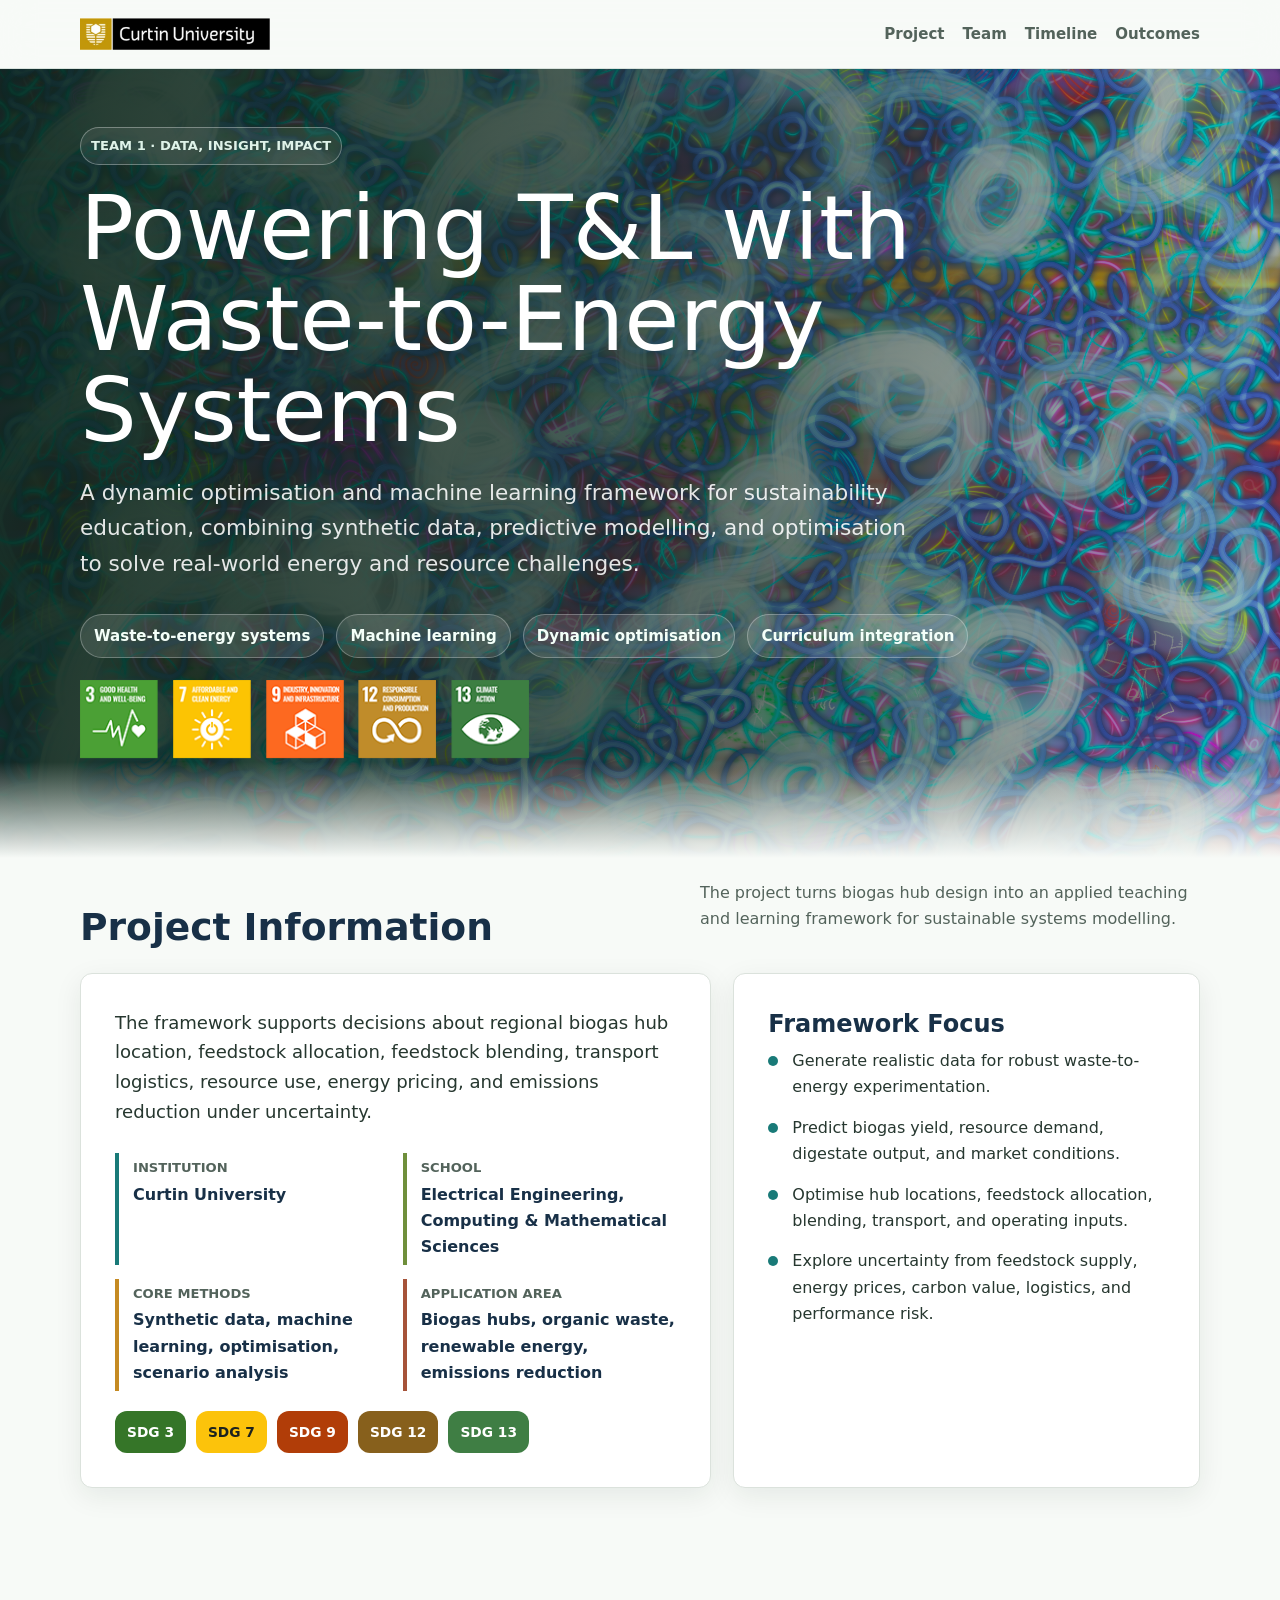
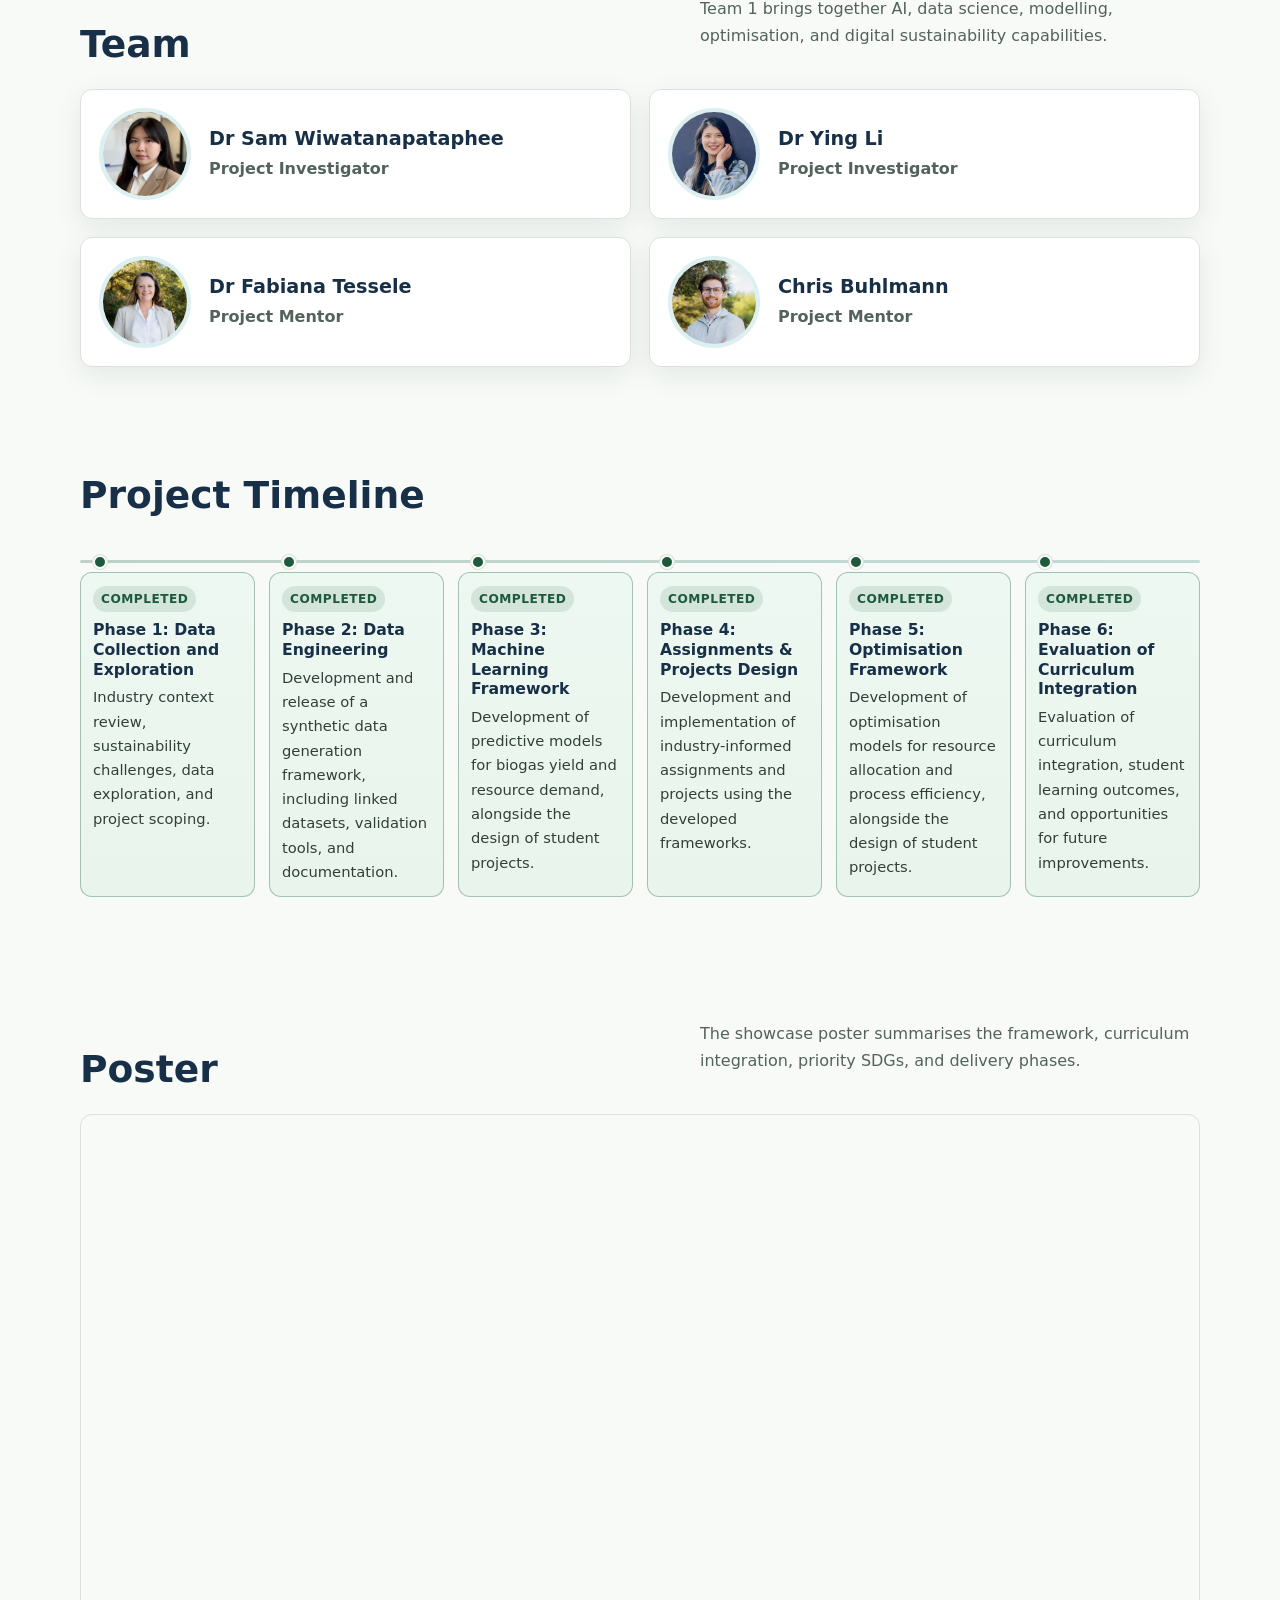
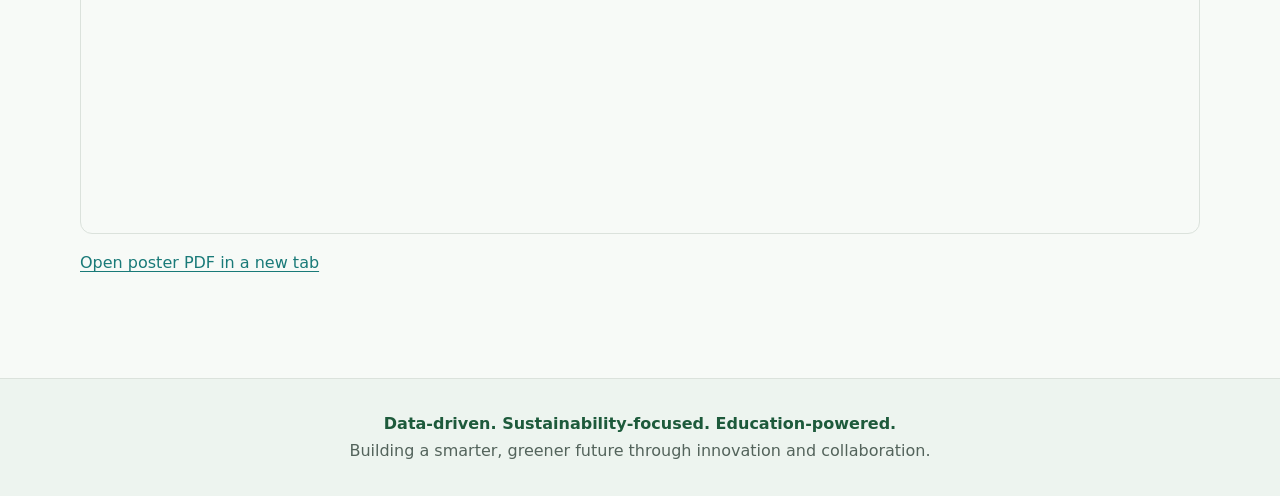
<file: index.html>
<!DOCTYPE html>
<html lang="en">
<head>
  <meta charset="utf-8">
  <meta name="viewport" content="width=device-width, initial-scale=1">
  <title>Powering T&amp;L with Waste-to-Energy Systems</title>
  <meta name="description" content="A dynamic optimisation and machine learning framework for sustainable waste-to-energy teaching and learning.">
  <link href="https://cdn.jsdelivr.net/npm/bootstrap@5.3.8/dist/css/bootstrap.min.css" rel="stylesheet">
  <link rel="stylesheet" href="assets/css/site.css">
  <link rel="stylesheet" href="assets/css/index.css">
</head>
<body class="index-page">
  <a class="skip-link" href="#main-content">Skip to main content</a>
  <header class="site-header">
    <nav class="nav" aria-label="Primary navigation">
      <a class="brand" href="#top" aria-label="The Green Algorithms home">
        <img class="brand-logo" src="pdf_images/curtin-logo.jpg" alt="Curtin University" width="602" height="101">
        <!-- <span class="brand-mark">T1</span> -->
        <!-- <span>The Green Algorithms</span> -->
      </a>
      <div class="nav-links" aria-label="Page sections">
        <a href="#overview">Project</a>
        <a href="#team">Team</a>
        <a href="#timeline">Timeline</a>
        <a href="progress.html">Outcomes</a>
        <!-- <a href="#outcomes">Outcomes</a> -->
      </div>
    </nav>
  </header>

  <section class="hero" id="top" aria-label="Project introduction">
    <div class="hero-inner">
      <div>
        <p class="eyebrow">Team 1 · Data, Insight, Impact</p>
        <h1>Powering T&amp;L with Waste-to-Energy Systems</h1>
        <p class="subtitle">A dynamic optimisation and machine learning framework for sustainability education, combining synthetic data, predictive modelling, and optimisation to solve real-world energy and resource challenges.</p>
        <div class="hero-meta" aria-label="Project tags">
          <span>Waste-to-energy systems</span>
          <span>Machine learning</span>
          <span>Dynamic optimisation</span>
          <span>Curriculum integration</span>
        </div>
            <img class="nav-logo-right" src="pdf_images/sdgs_priority.png" alt="Priority United Nations Sustainable Development Goals" width="464" height="86">
      </div>
    </div>
  </section>

  <main id="main-content" tabindex="-1">
    <section id="overview" aria-labelledby="overview-title">
      <div class="section-heading">
        <h2 id="overview-title">Project Information</h2>
        <p class="section-kicker">The project turns biogas hub design into an applied teaching and learning framework for sustainable systems modelling.</p>
      </div>

      <div class="overview-grid">
        <article class="panel">
          <p class="lead">The framework supports decisions about regional biogas hub location, feedstock allocation, feedstock blending, transport logistics, resource use, energy pricing, and emissions reduction under uncertainty.</p>
          <dl class="fact-grid">
            <div class="fact">
              <dt>Institution</dt>
              <dd>Curtin University</dd>
            </div>
            <div class="fact">
              <dt>School</dt>
              <dd>Electrical Engineering, Computing &amp; Mathematical Sciences</dd>
            </div>
            <div class="fact">
              <dt>Core Methods</dt>
              <dd>Synthetic data, machine learning, optimisation, scenario analysis</dd>
            </div>
            <div class="fact">
              <dt>Application Area</dt>
              <dd>Biogas hubs, organic waste, renewable energy, emissions reduction</dd>
            </div>
          </dl>
          <div class="sdg-strip" aria-label="Priority sustainable development goals">
            <span>SDG 3</span>
            <span>SDG 7</span>
            <span>SDG 9</span>
            <span>SDG 12</span>
            <span>SDG 13</span>
          </div>
        </article>

        <aside class="panel" aria-label="Framework focus">
          <h3>Framework Focus</h3>
          <ul class="focus-list">
            <li>Generate realistic data for robust waste-to-energy experimentation.</li>
            <li>Predict biogas yield, resource demand, digestate output, and market conditions.</li>
            <li>Optimise hub locations, feedstock allocation, blending, transport, and operating inputs.</li>
            <li>Explore uncertainty from feedstock supply, energy prices, carbon value, logistics, and performance risk.</li>
          </ul>
        </aside>
      </div>
    </section>

    <section id="team" aria-labelledby="team-title">
      <div class="section-heading">
        <h2 id="team-title">Team</h2>
        <p class="section-kicker">Team 1 brings together AI, data science, modelling, optimisation, and digital sustainability capabilities.</p>
      </div>

      <div class="member-grid">
        <article class="member-card">
          <img src="pdf_images/Image5.jpg" alt="Portrait of Sam Wi" width="952" height="934" loading="lazy">
          <div>
            <h3>Dr Sam Wiwatanapataphee</h3>
            <p>Project Investigator</p>
          </div>
        </article>
        <article class="member-card">
          <img src="pdf_images/Image6.jpg" alt="Portrait of Ying Li" width="952" height="934" loading="lazy">
          <div>
            <h3>Dr Ying Li</h3>
            <p>Project Investigator</p>
          </div>
        </article>
        <article class="member-card">
          <img src="pdf_images/fabiana-tessele-profile.png" alt="Portrait of Dr Fabiana Tessele" width="1080" height="1080" loading="lazy">
          <div>
            <h3>Dr Fabiana Tessele</h3>
            <p>Project Mentor</p>
          </div>
        </article>
        <article class="member-card">
          <img src="pdf_images/chris-buhlmann-profile.png" alt="Portrait of Chris Buhlmann" width="1080" height="1080" loading="lazy">
          <div>
            <h3>Chris Buhlmann</h3>
            <p>Project Mentor</p>
          </div>
        </article>
      </div>
    </section>

    <section id="timeline" aria-labelledby="status-title">
      <div class="section-heading">
        <h2 id="status-title">Project Timeline</h2>
        <p class="section-kicker"></p>
      </div>

      <div class="timeline-wrap" role="region" tabindex="0" aria-label="Project timeline (scroll horizontally)">
        <div class="timeline">
          <article class="phase done">
            <span class="pill done">Completed</span>
            <h3>Phase 1: Data Collection and Exploration</h3>
            <p>Industry context review, sustainability challenges, data exploration, and project scoping.</p>
          </article>
          <article class="phase done">
            <span class="pill done">Completed</span>
            <h3>Phase 2: Data Engineering</h3>
            <p>Development and release of a synthetic data generation framework, including linked datasets, validation tools, and documentation.</p>
          </article>
          <article class="phase done">
            <span class="pill done">Completed</span>
            <h3>Phase 3: Machine Learning Framework</h3>
            <p>Development of predictive models for biogas yield and resource demand, alongside the design of student projects.</p>
          </article>
          <article class="phase done">
            <span class="pill done">Completed</span>
            <h3>Phase 4: Assignments & Projects Design</h3>
            <p>Development and implementation of industry-informed assignments and projects using the developed frameworks.</p>
          </article>
          <article class="phase done">
            <span class="pill done">Completed</span>
            <h3>Phase 5: Optimisation Framework</h3>
            <p>Development of optimisation models for resource allocation and process efficiency, alongside the design of student projects.</p>
          </article>
          <article class="phase done">
            <span class="pill done">Completed</span>
            <h3>Phase 6: Evaluation of Curriculum Integration</h3>
            <p>Evaluation of curriculum integration, student learning outcomes, and opportunities for future improvements.</p>
          </article>
        </div>
      </div>

    </section>

    <section aria-labelledby="poster-title">
      <div class="section-heading">
        <h2 id="poster-title">Poster</h2>
        <p class="section-kicker">The showcase poster summarises the framework, curriculum integration, priority SDGs, and delivery phases.</p>
      </div>
      <iframe src="pdf_images/poster.pdf" 
        class="poster-frame" title="Project showcase poster" loading="lazy"></iframe>
      <p><a class="resource-link" href="pdf_images/poster.pdf" target="_blank" rel="noopener noreferrer">Open poster PDF in a new tab</a></p>
    </section>
  </main>

  <footer>
    <strong>Data-driven. Sustainability-focused. Education-powered.</strong>
    <div>Building a smarter, greener future through innovation and collaboration.</div>
  </footer>
</body>
</html>
</file>
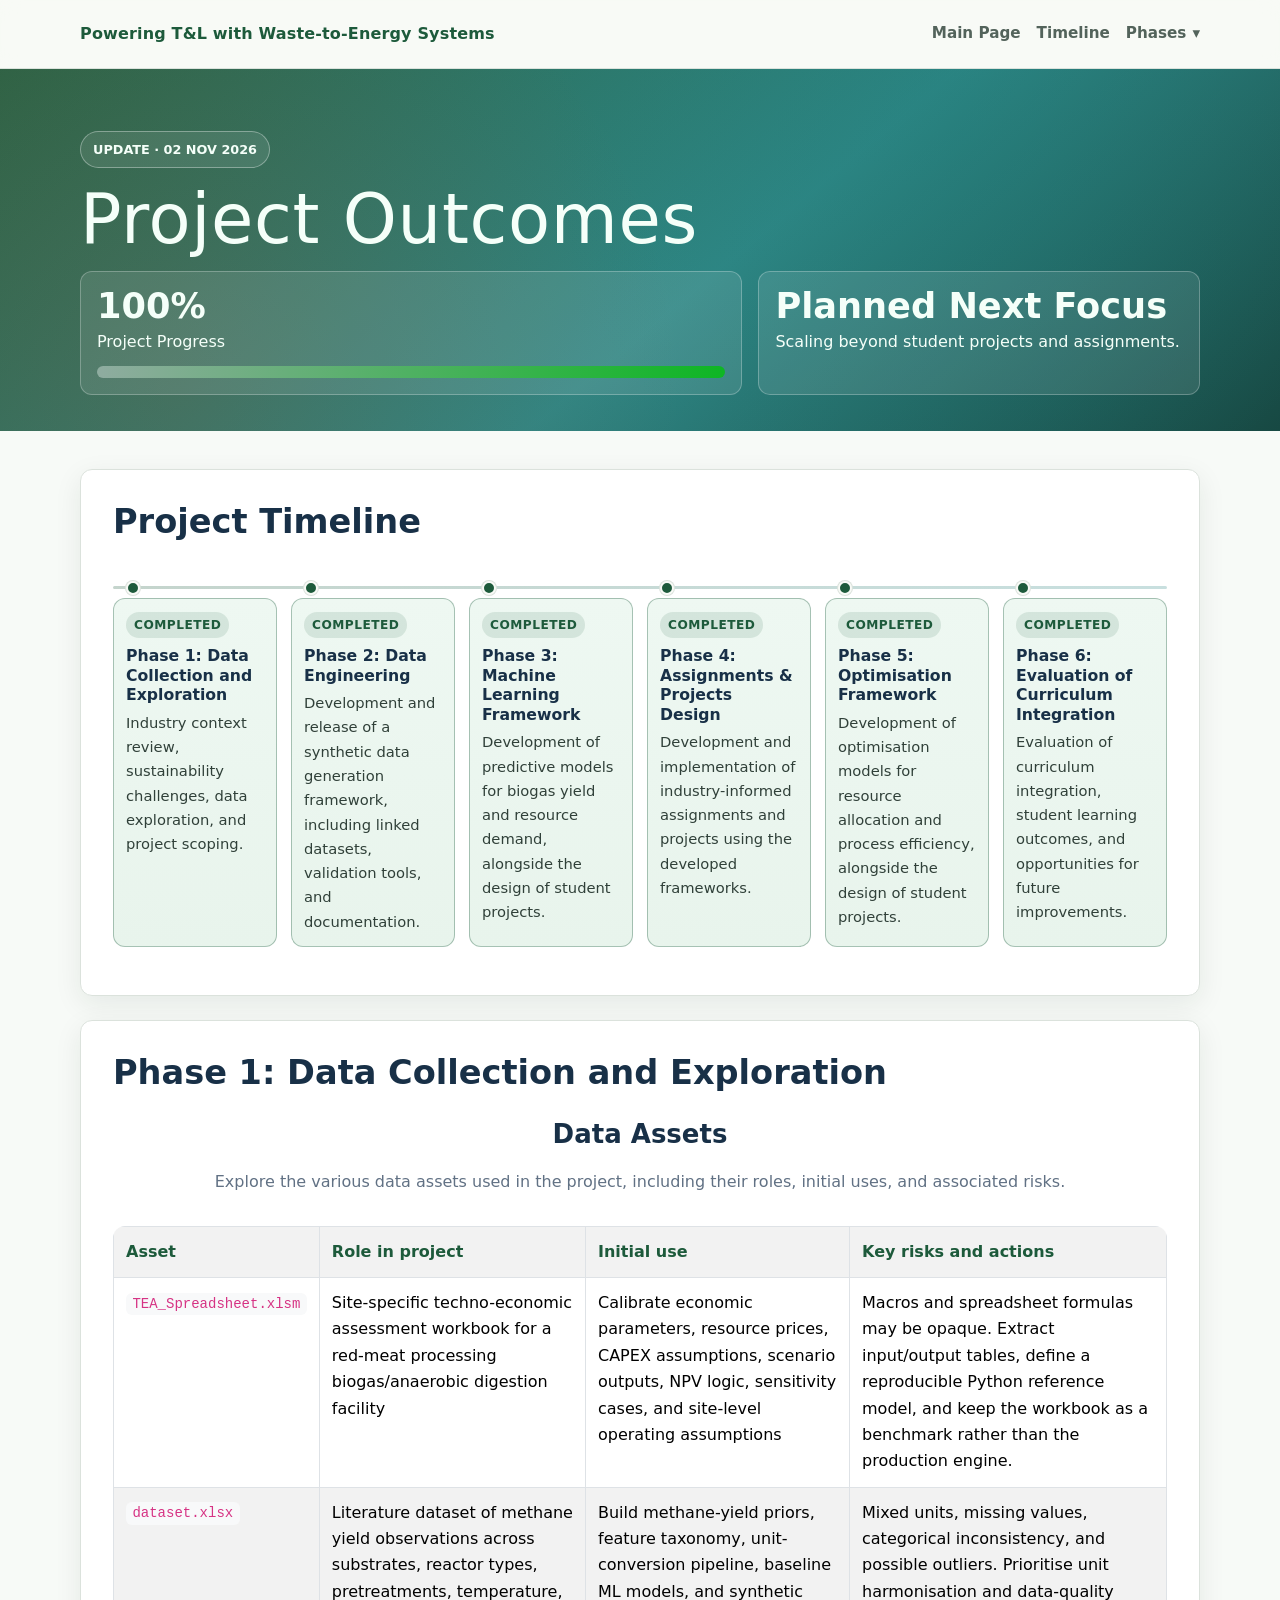
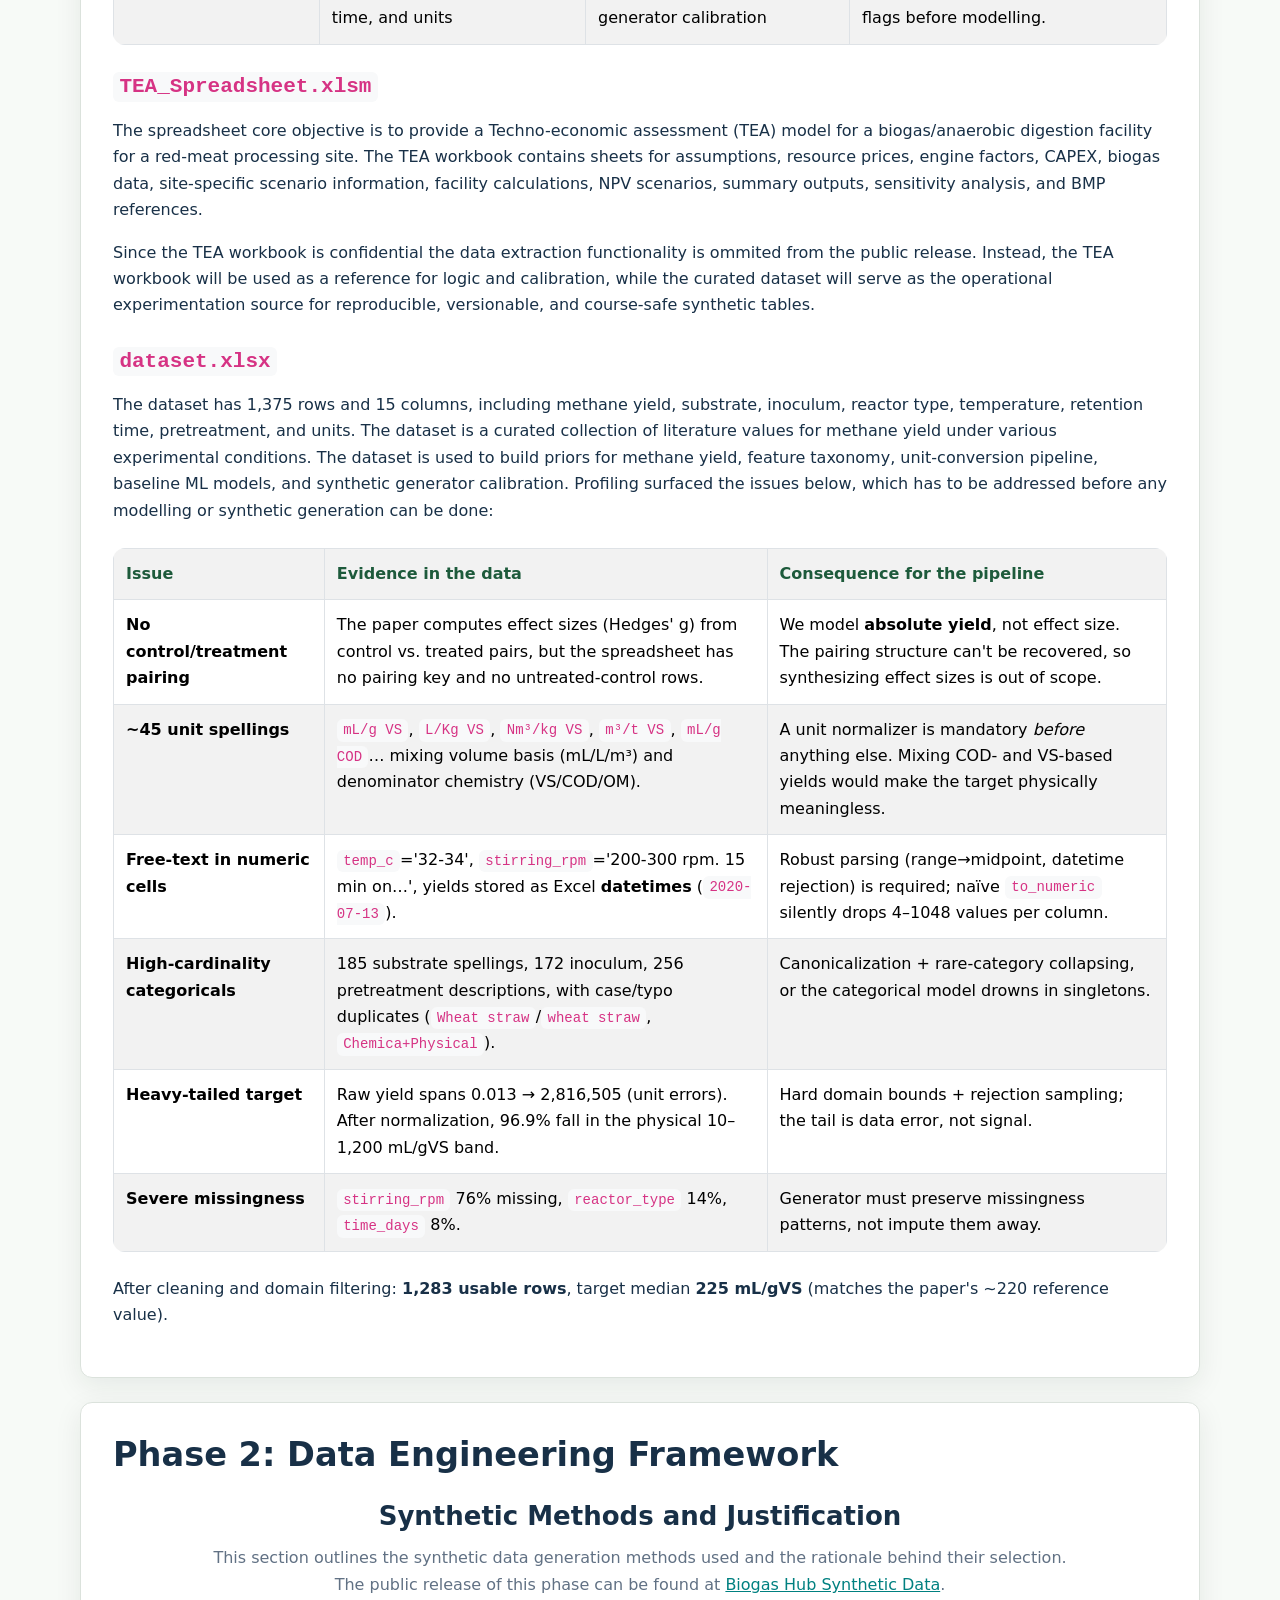
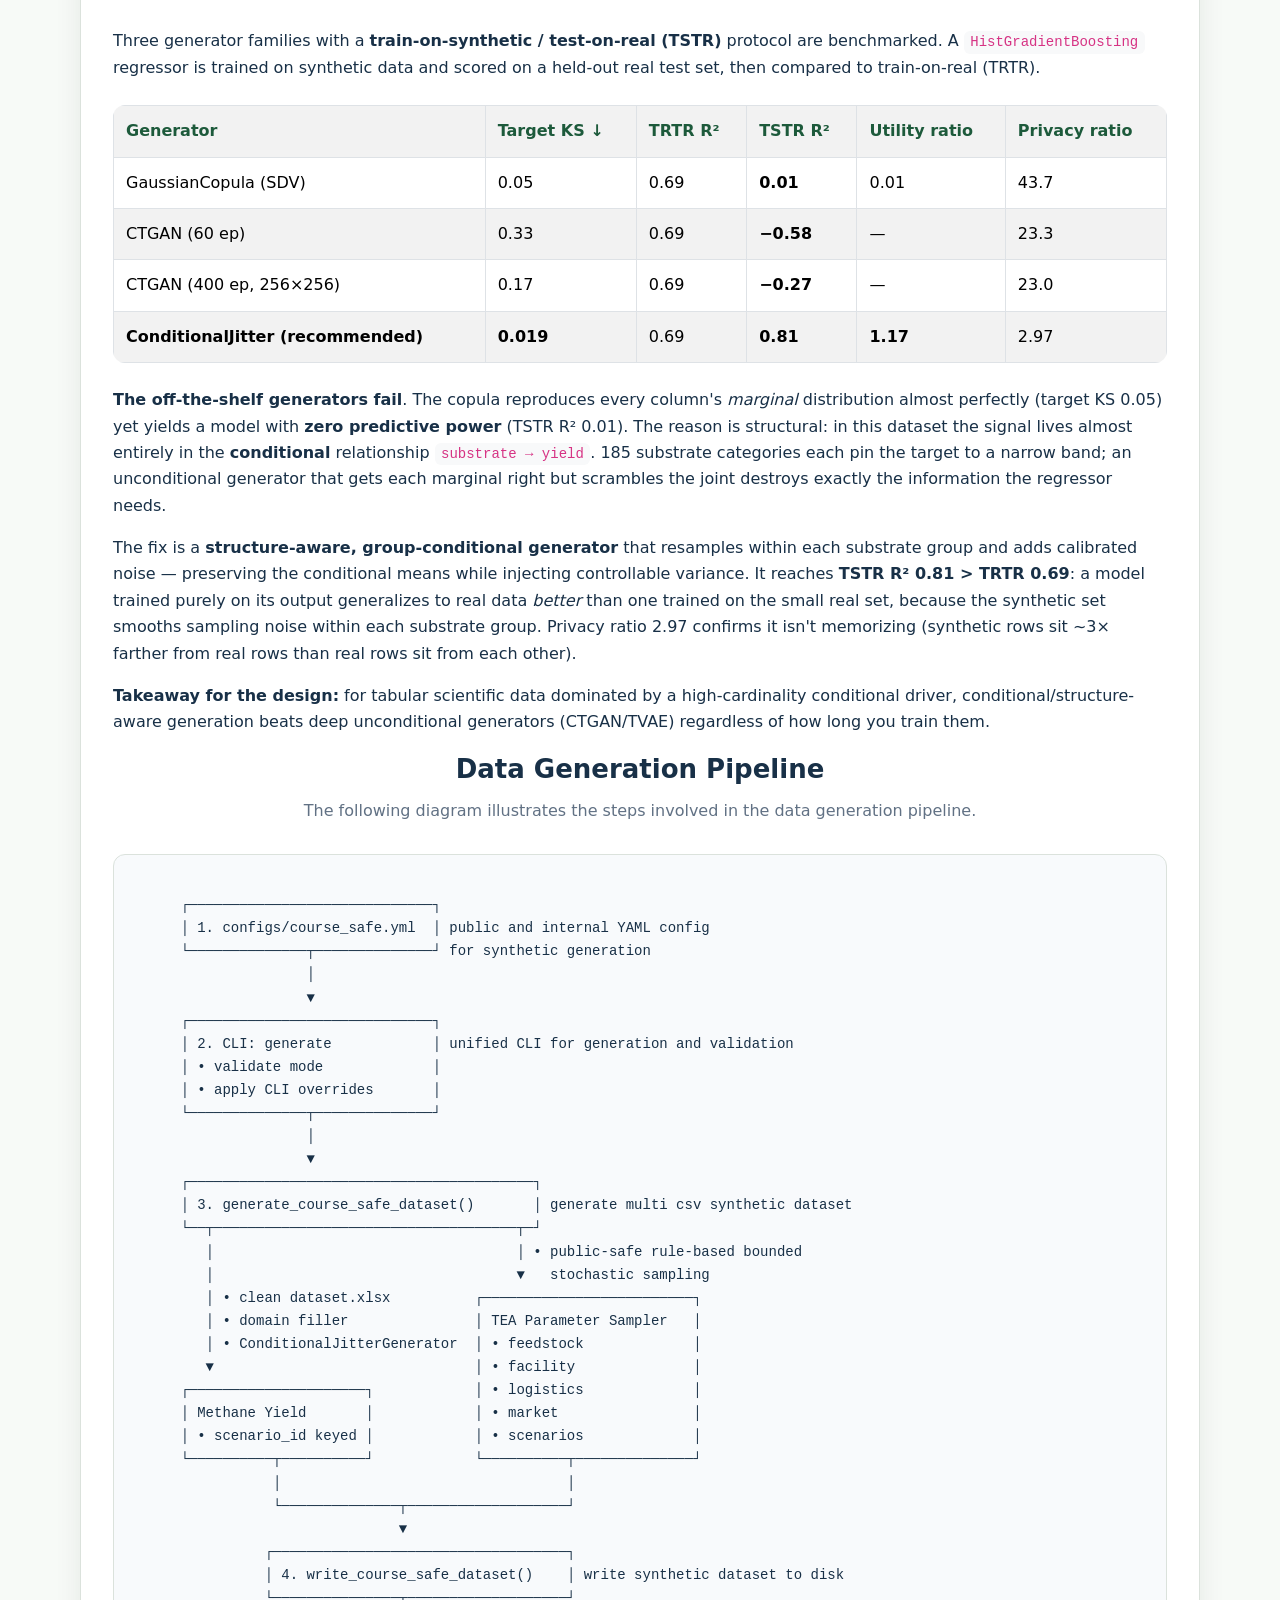
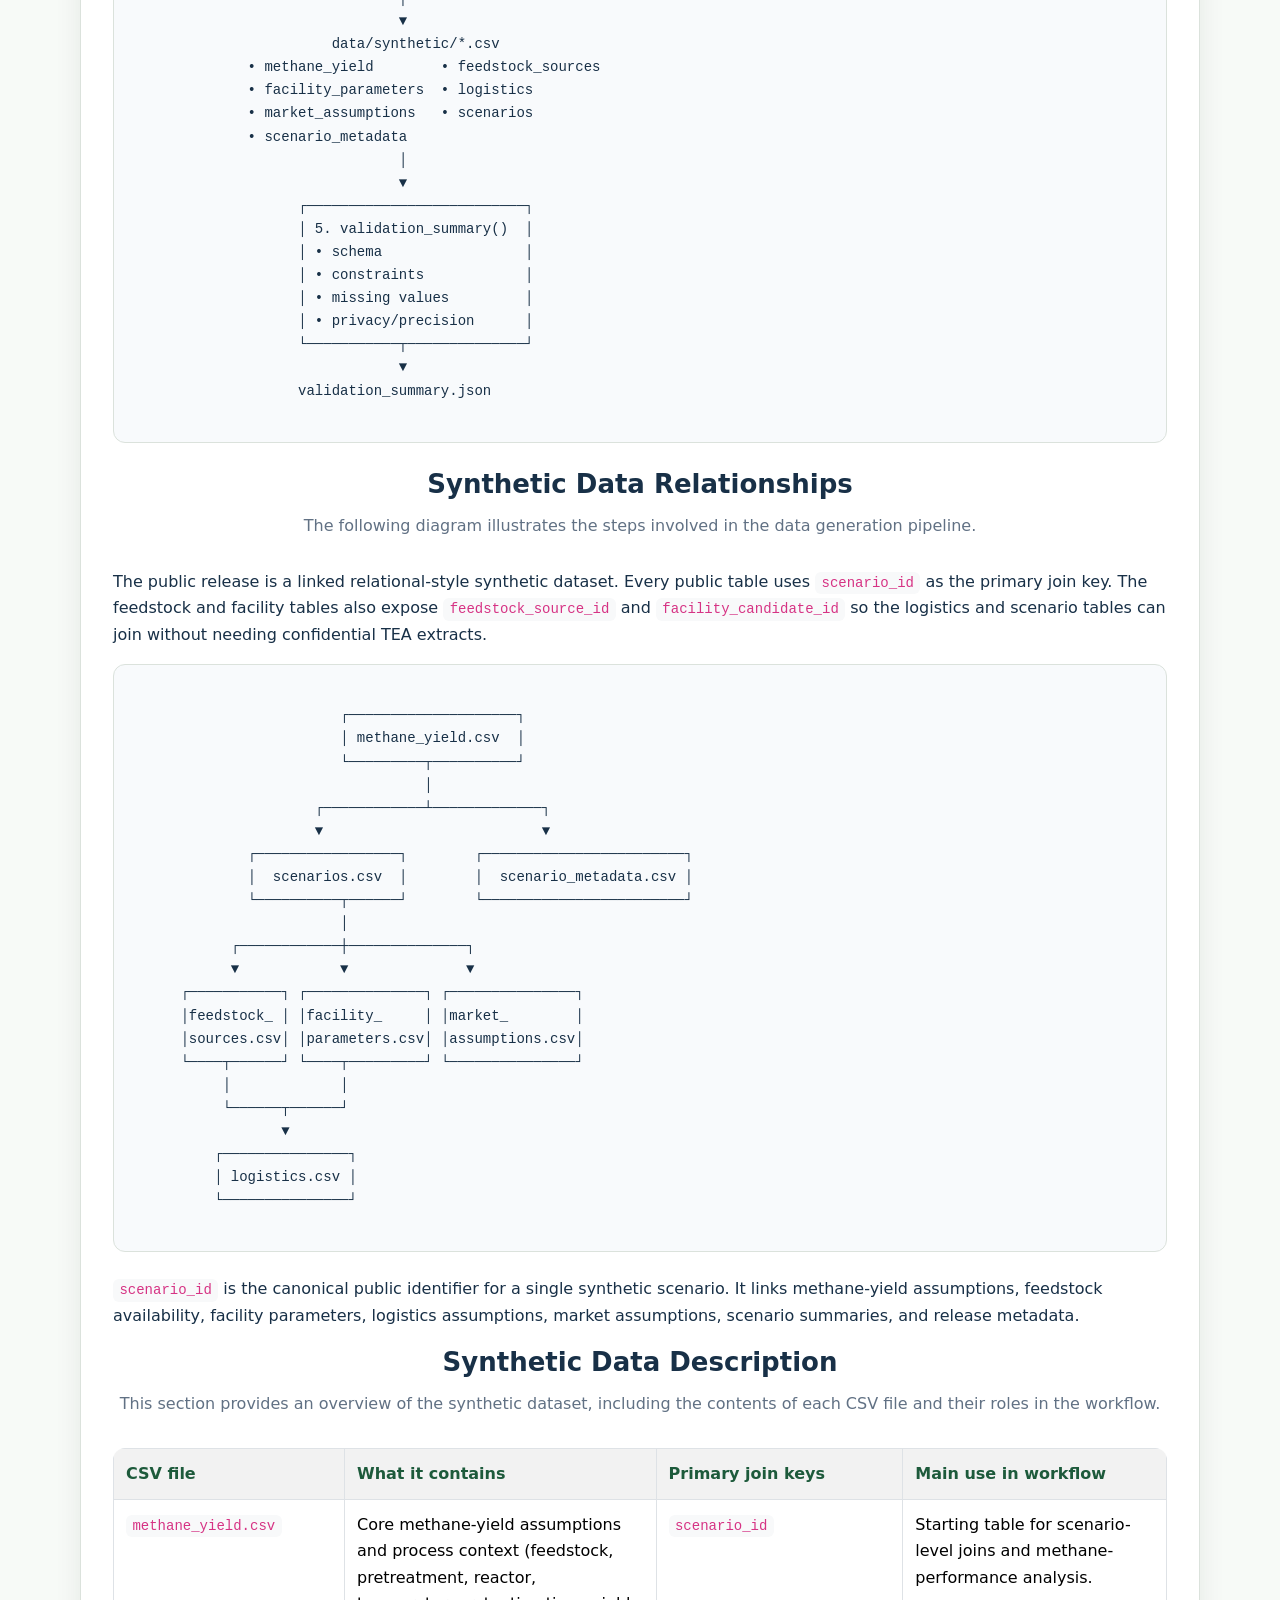
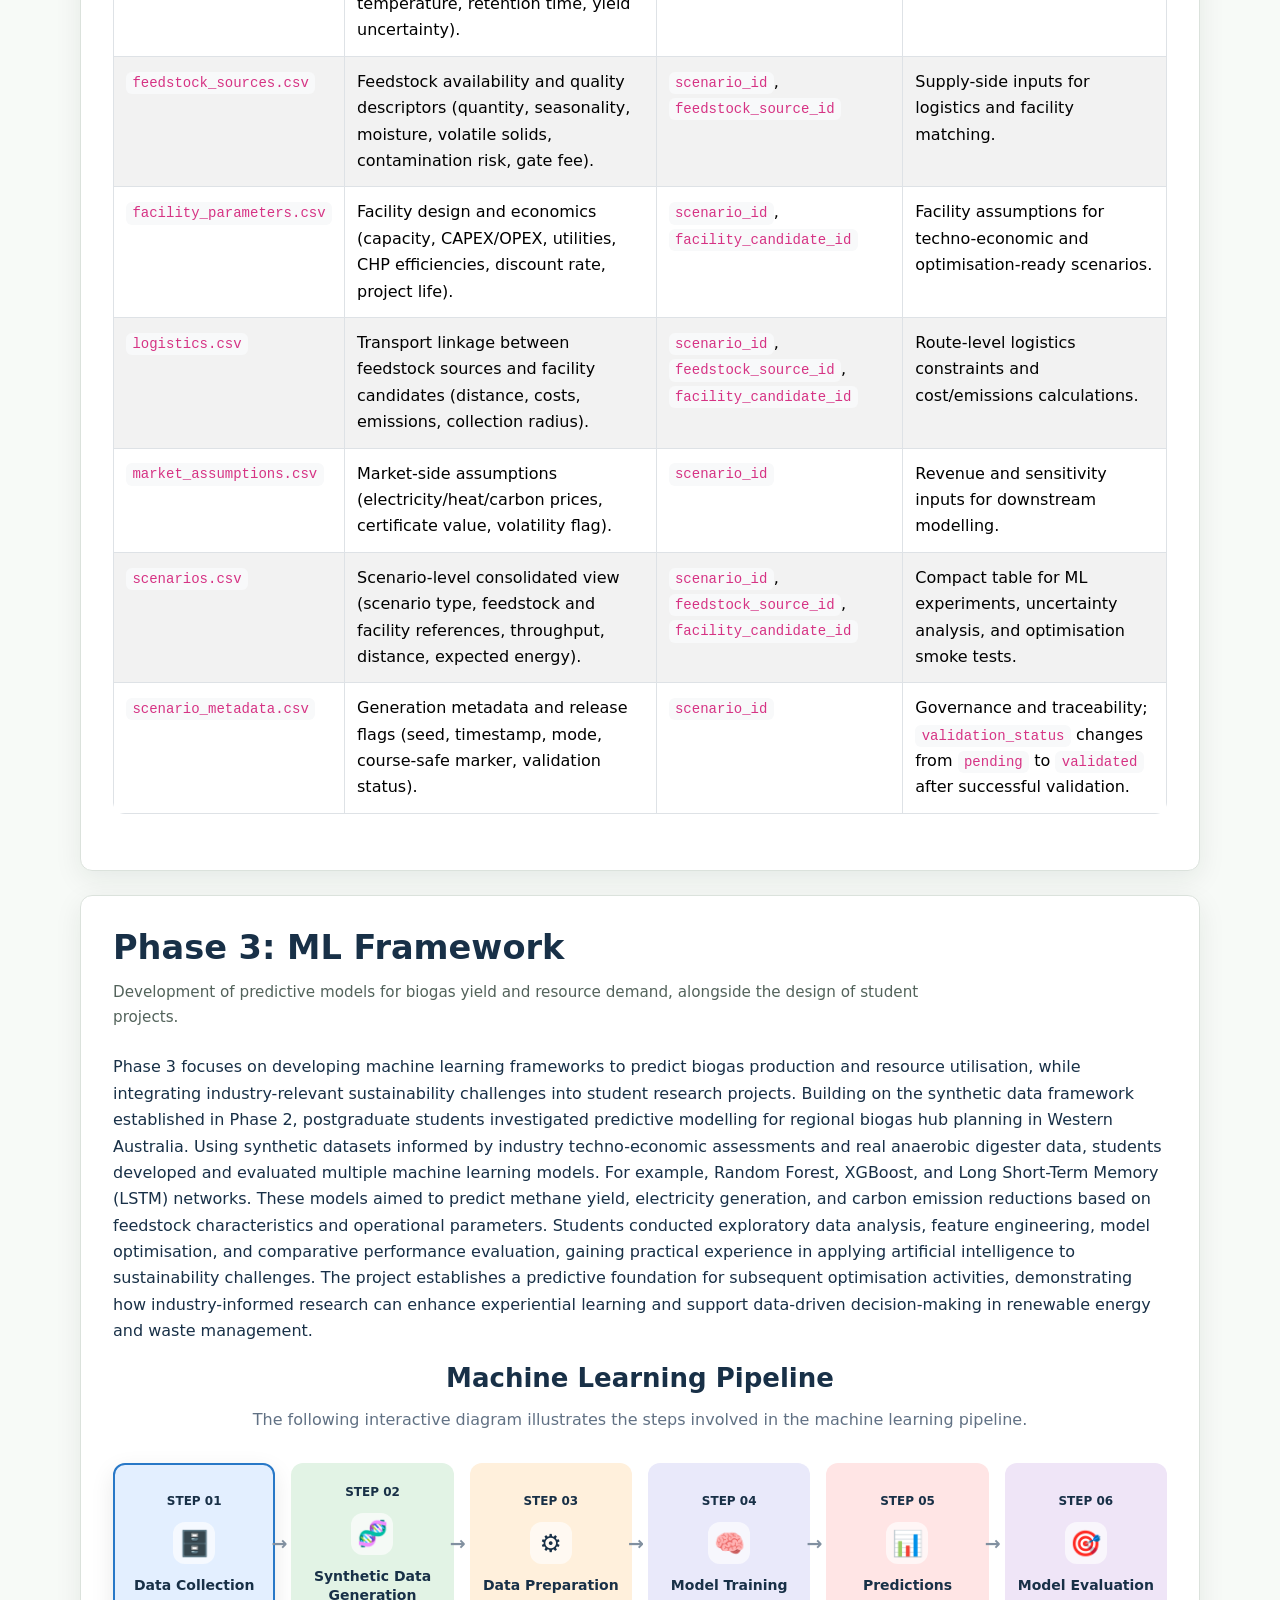
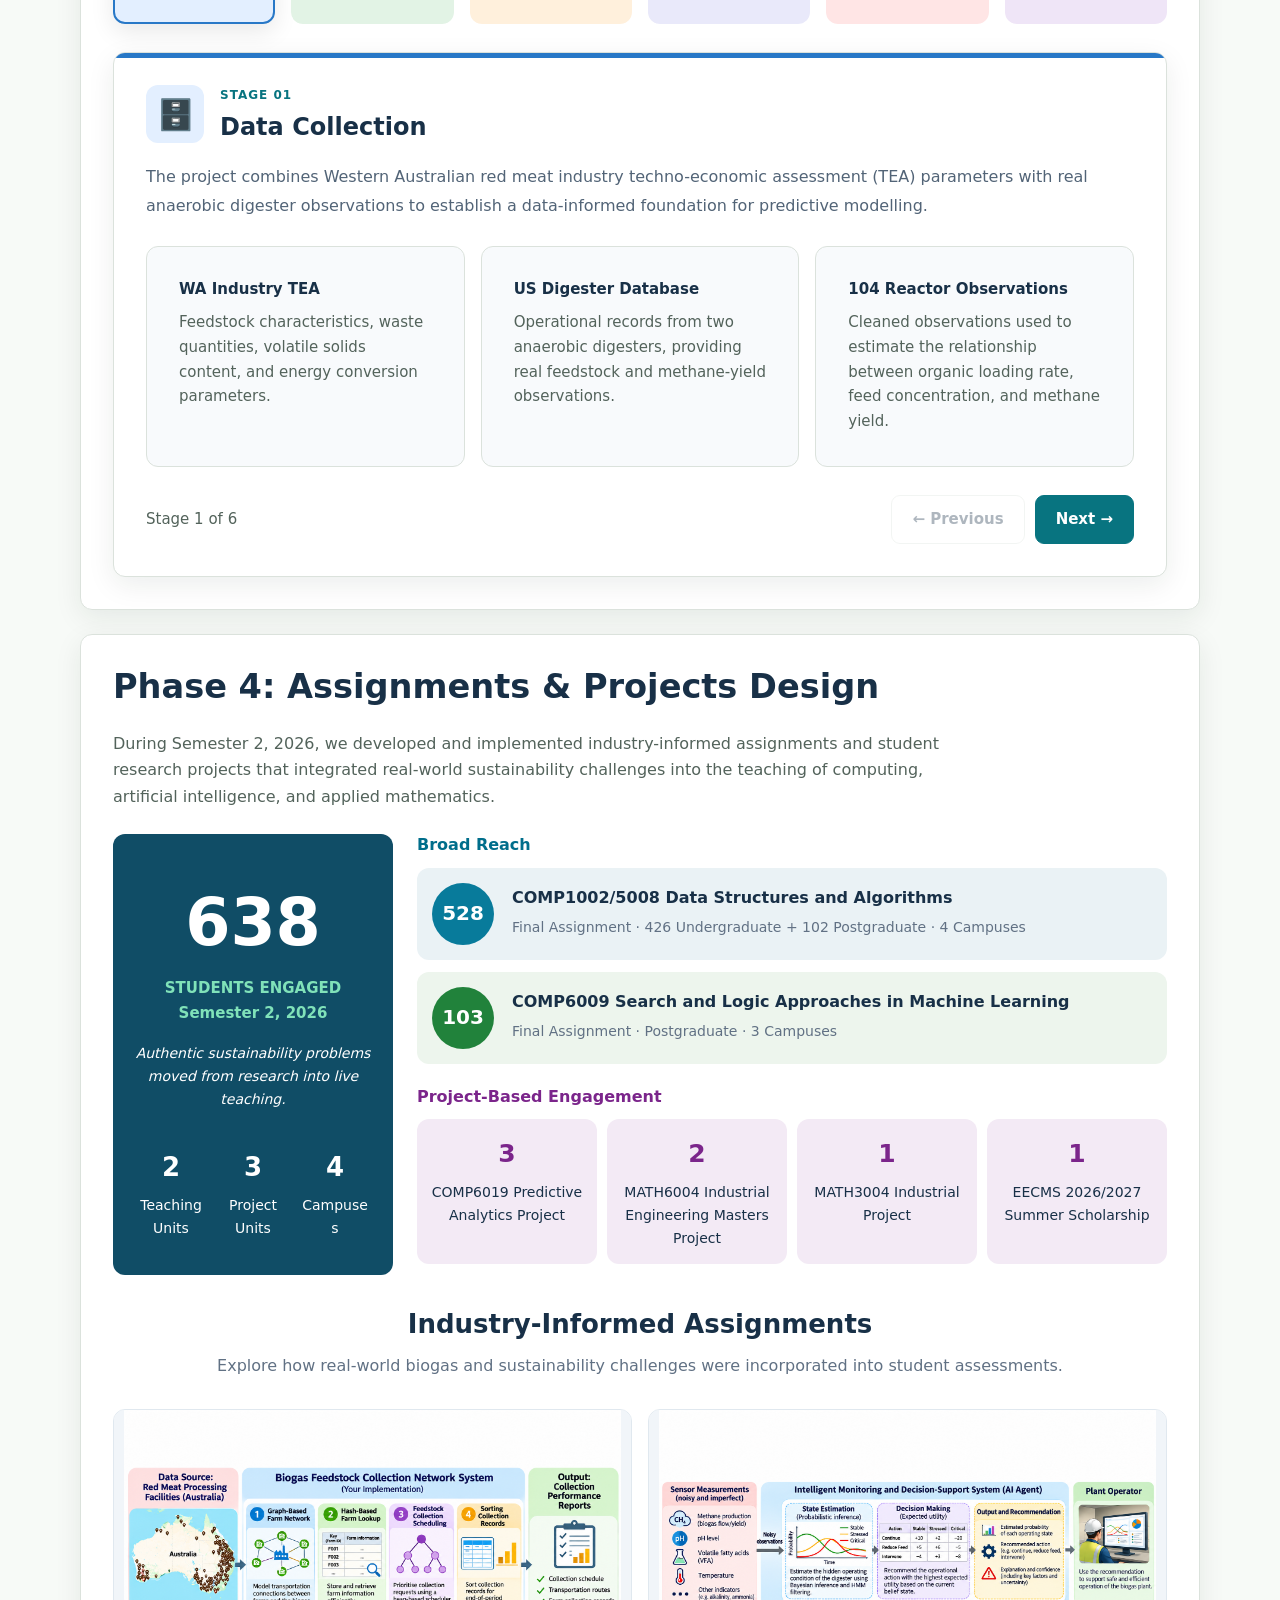
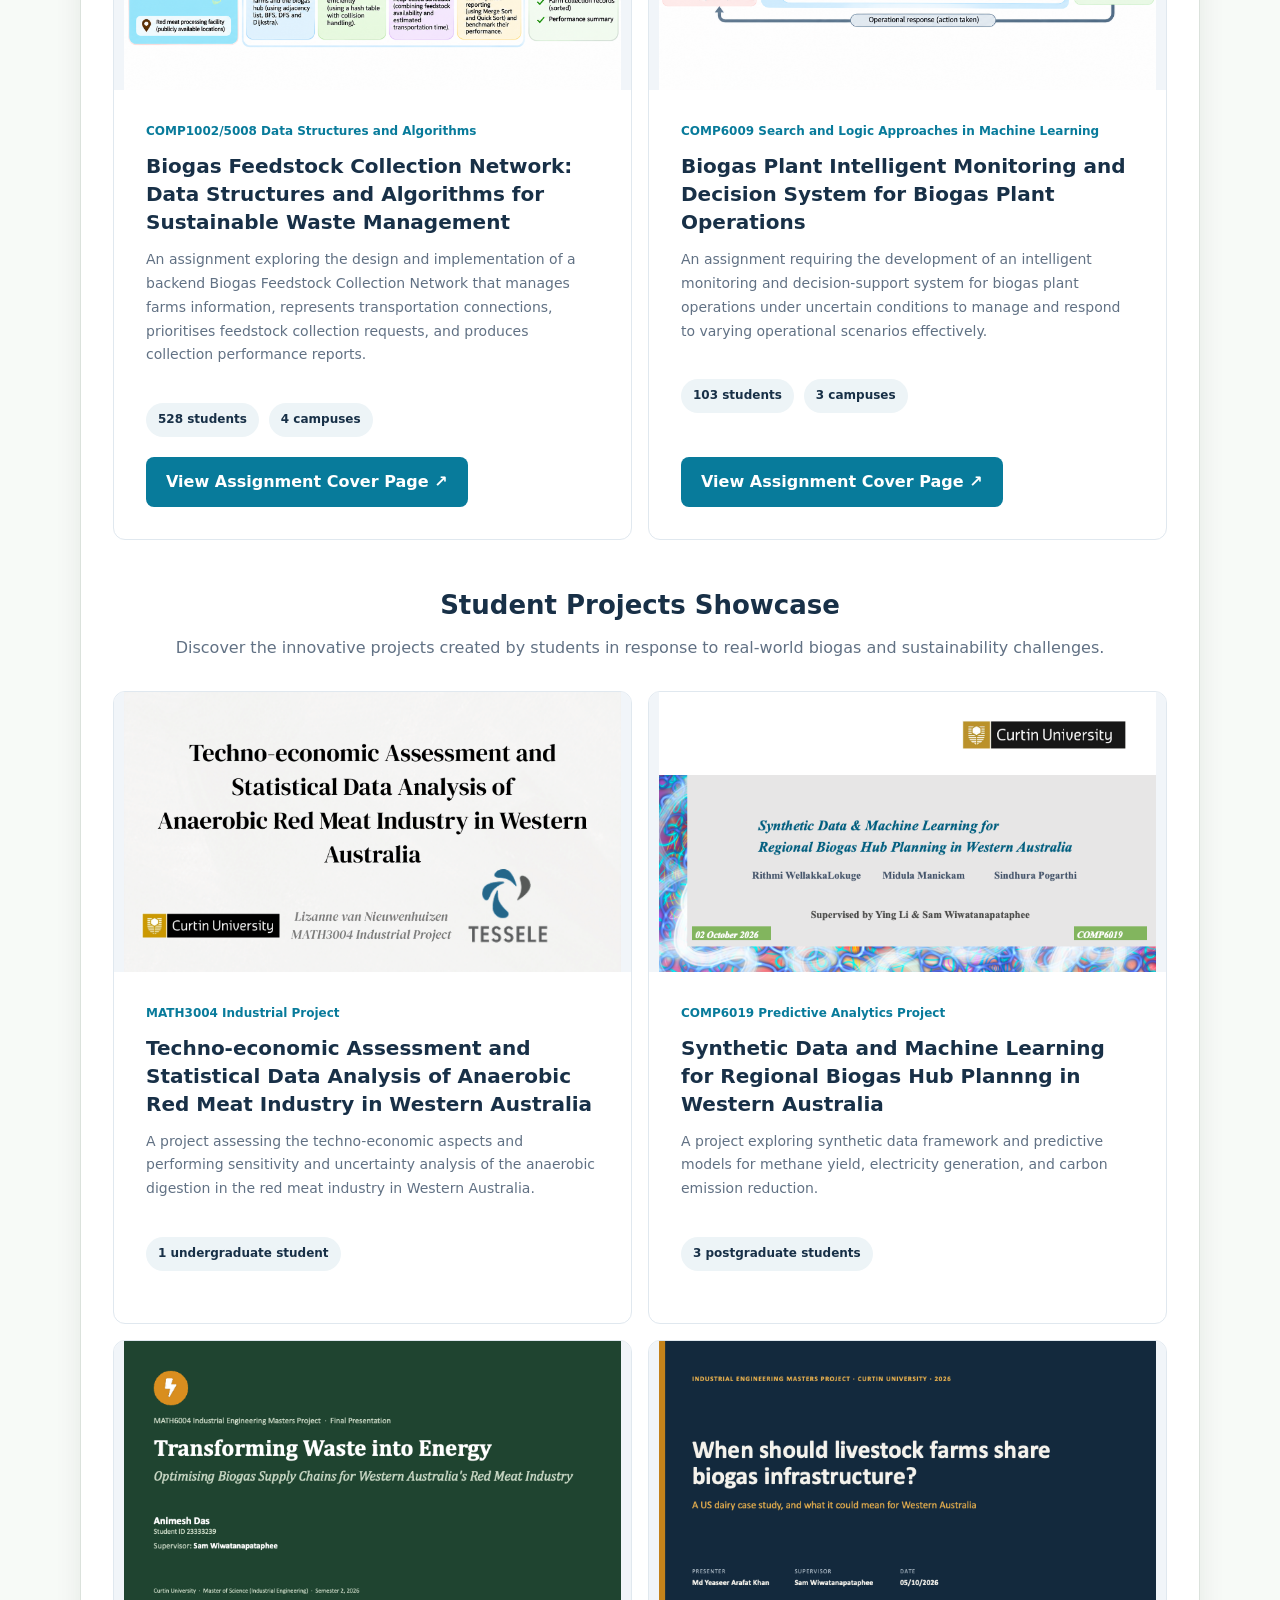
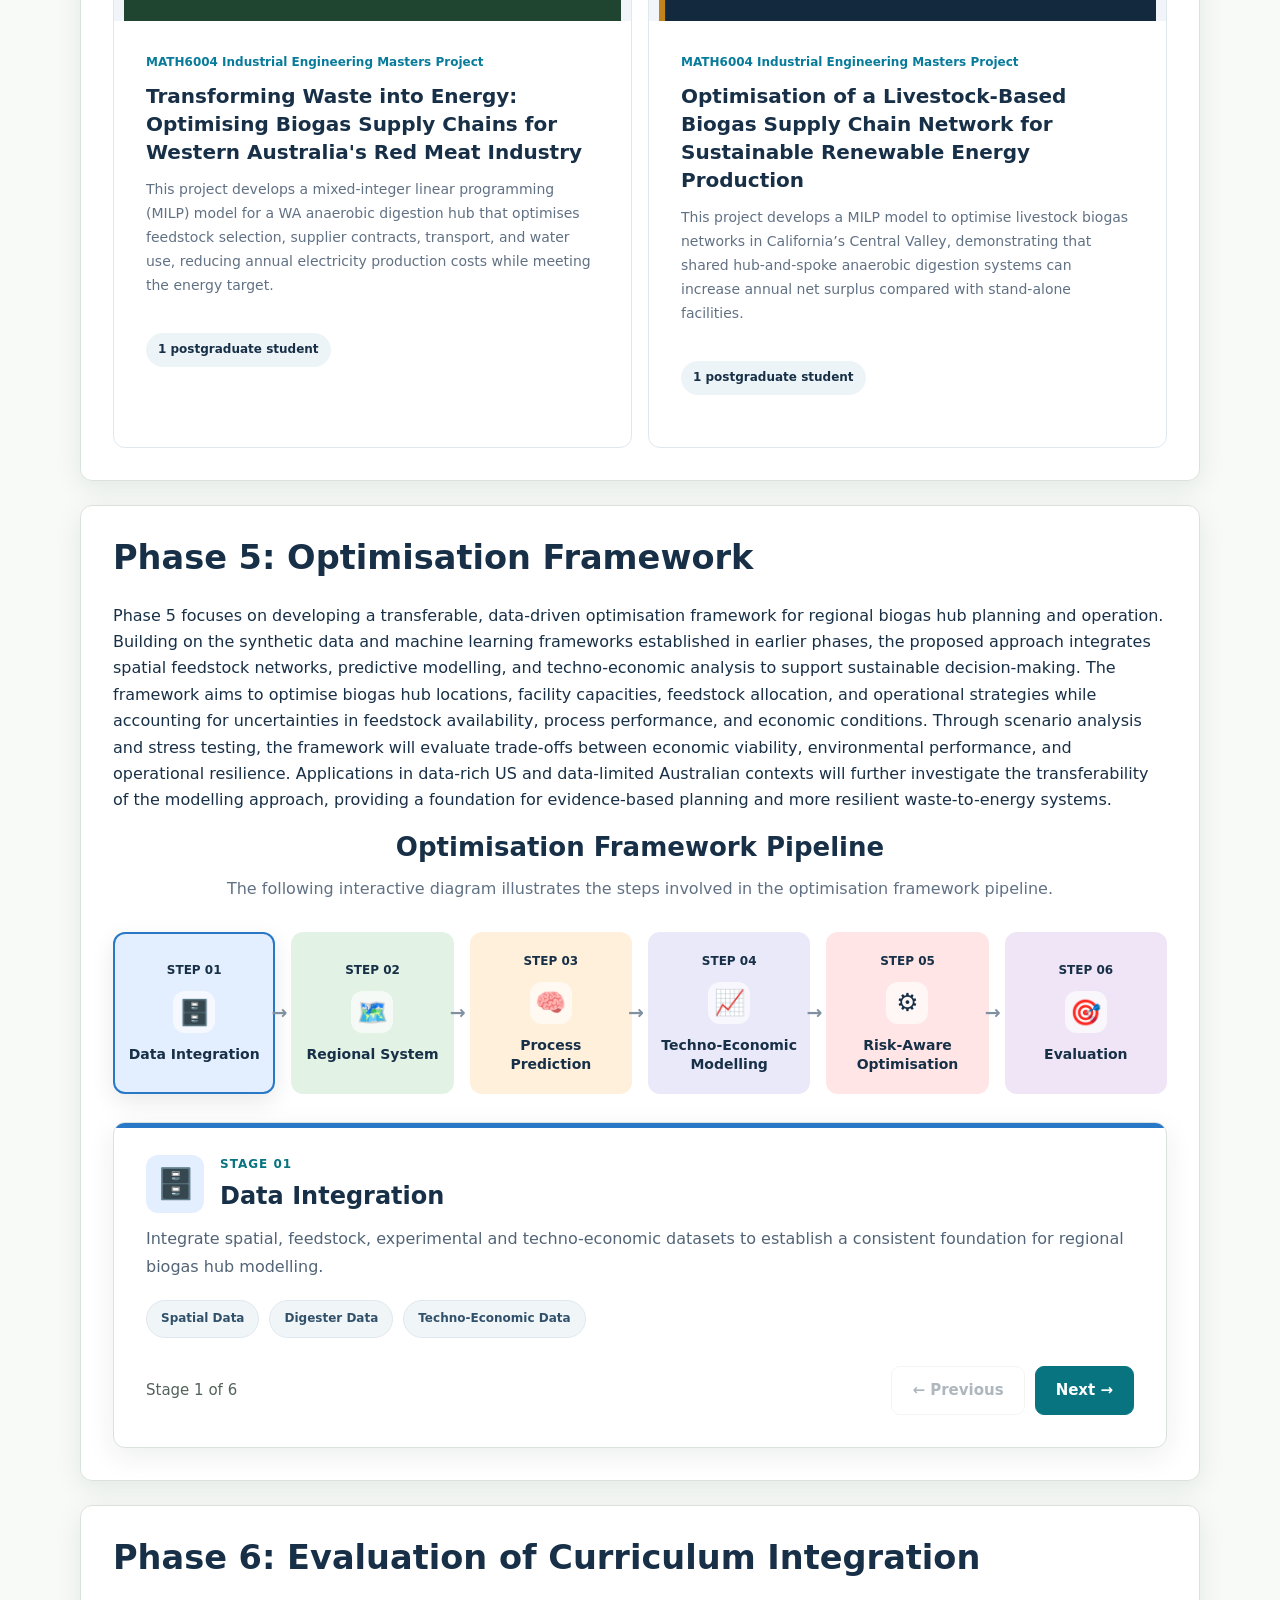
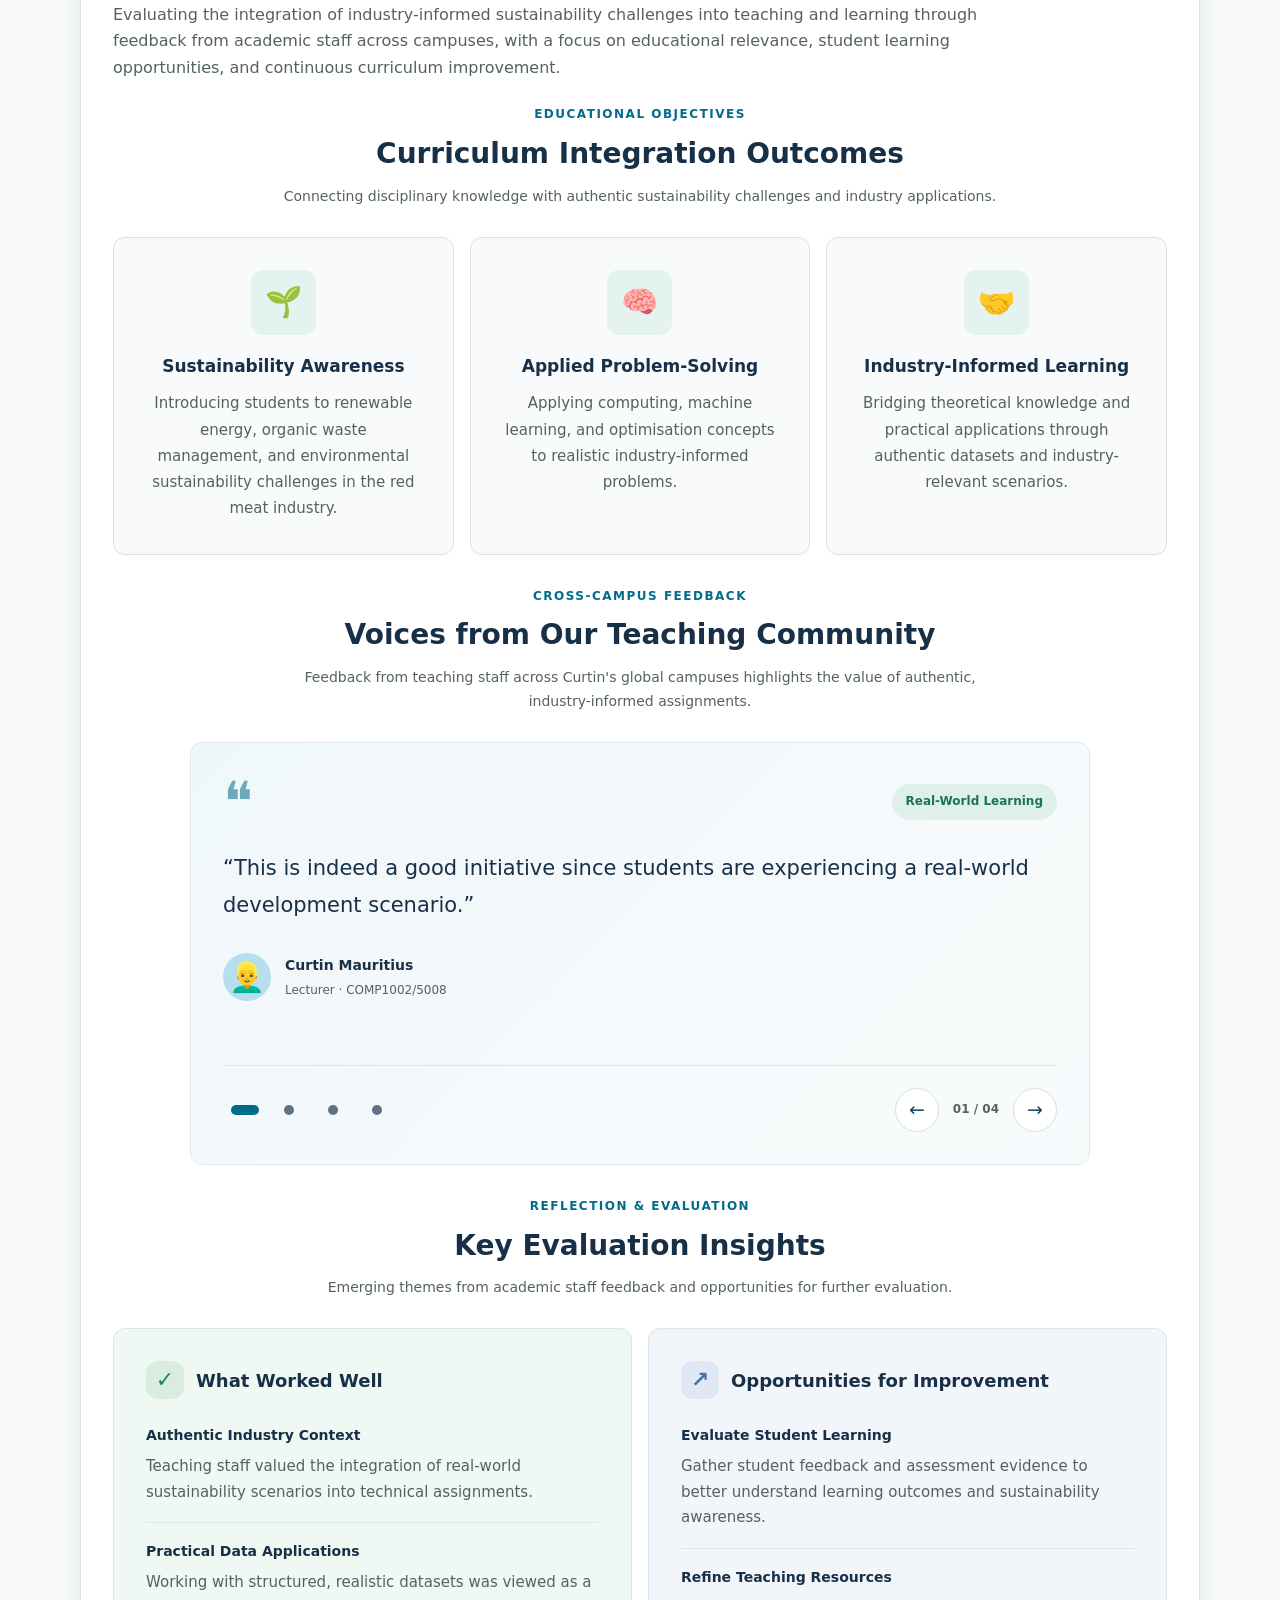
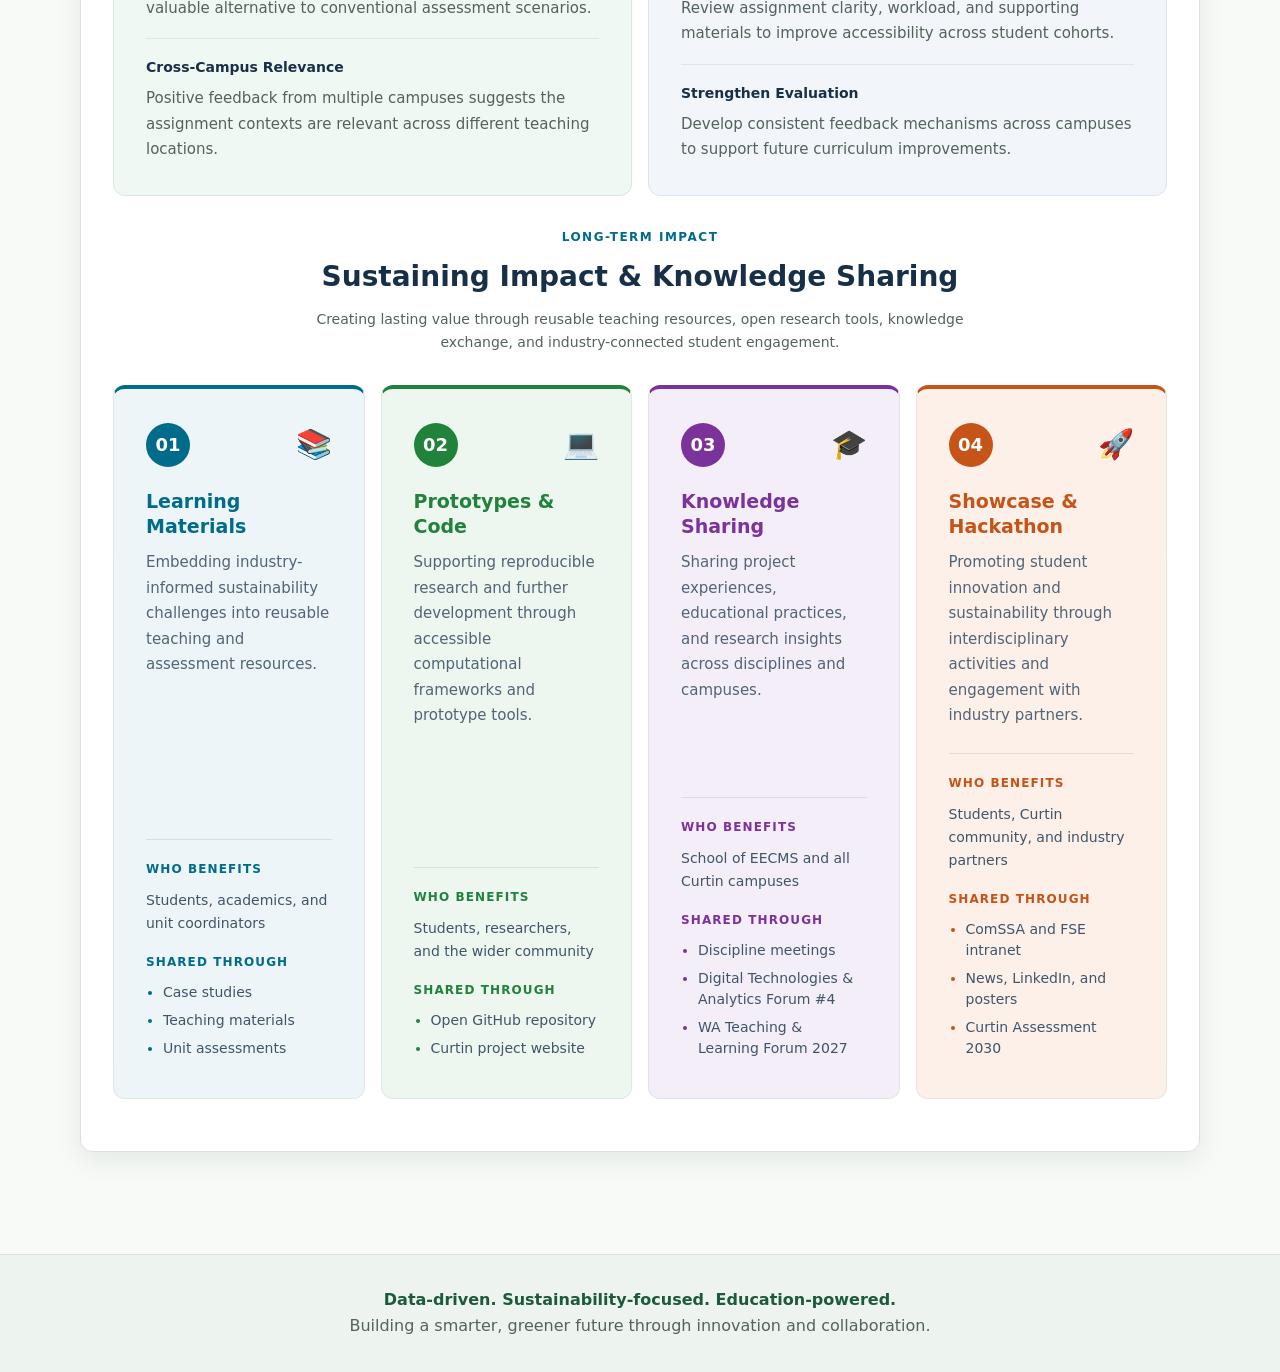
<file: progress.html>
<!DOCTYPE html>
<html lang="en">

<head>
  <meta charset="utf-8">
  <meta name="viewport" content="width=device-width, initial-scale=1">
  <title>Project Outcomes | IERP Sustainability Project</title>
  <meta name="description"
    content="Project outcomes across six phases: data collection, data engineering, machine learning, assignments, optimisation, and curriculum integration.">
  <link href="https://cdn.jsdelivr.net/npm/bootstrap@5.3.8/dist/css/bootstrap.min.css" rel="stylesheet">
  <link rel="stylesheet" href="assets/css/site.css">
  <link rel="stylesheet" href="assets/css/progress.css">
</head>

<body class="progress-page">
  <a class="skip-link" href="#main-content">Skip to main content</a>
  <header class="topbar">
    <div class="topbar-inner">
      <div class="brand">Powering T&amp;L with Waste-to-Energy Systems</div>
      <nav class="top-links" aria-label="Progress navigation">
        <a href="index.html">Main Page</a>
        <a href="#timeline">Timeline</a>
        <details class="phase-dropdown">
          <summary>Phases</summary>
          <div class="phase-dropdown-panel">
            <a href="#data-progress">Phase 1: Data Collection and Exploration</a>
            <a href="#engineering-progress">Phase 2: Data Engineering</a>
            <a href="#ml-progress">Phase 3: Machine Learning Framework</a>
            <a href="#assignments-progress">Phase 4: Assignments &amp; Projects Design</a>
            <a href="#optimisation-progress">Phase 5: Optimisation Framework</a>
            <a href="#evaluation-progress">Phase 6: Evaluation of Curriculum Integration</a>
          </div>
        </details>
      </nav>
      <details class="mobile-phase-nav">
        <summary>Navigate</summary>
        <nav class="mobile-phase-nav-panel" aria-label="Progress navigation">
          <a href="index.html">Main Page</a>
          <a href="#timeline">Project Timeline</a>
          <details class="mobile-phase-item">
            <summary>Phase 1</summary>
            <a href="#data-progress">Data Collection and Exploration</a>
          </details>
          <details class="mobile-phase-item">
            <summary>Phase 2</summary>
            <a href="#engineering-progress">Data Engineering</a>
          </details>
          <details class="mobile-phase-item">
            <summary>Phase 3</summary>
            <a href="#ml-progress">Machine Learning Framework</a>
          </details>
          <details class="mobile-phase-item">
            <summary>Phase 4</summary>
            <a href="#assignments-progress">Assignments &amp; Projects Design</a>
          </details>
          <details class="mobile-phase-item">
            <summary>Phase 5</summary>
            <a href="#optimisation-progress">Optimisation Framework</a>
          </details>
          <details class="mobile-phase-item">
            <summary>Phase 6</summary>
            <a href="#evaluation-progress">Evaluation of Curriculum Integration</a>
          </details>
        </nav>
      </details>
    </div>
  </header>

  <section class="hero" aria-label="Progress summary">
    <div class="hero-inner">
      <p class="eyebrow">Update · 02 Nov 2026</p>
      <h1>Project Outcomes</h1>
      <!-- <p class="hero-lead">The project has successfully delivered a synthetic data framework, predictive modelling, and optimisation for sustainable biogas hub design, alongside curriculum integration and student projects.</p> -->
      <div class="hero-cards">
        <article class="hero-card">
          <strong>100%</strong>
          <span>Project Progress</span>
          <div class="progress-track" role="img" aria-label="Progress bar showing 100 percent complete">
            <div class="progress-value"></div>
          </div>
        </article>
        <article class="hero-card">
          <strong>Planned Next Focus</strong>
          <span>Scaling beyond student projects and assignments.</span>
        </article>
      </div>
    </div>
  </section>



  <main id="main-content" tabindex="-1">

    <section id="status" aria-labelledby="status-title">
      <div class="section-head">
        <h2 id="status-title">Project Timeline</h2>
      </div>

      <div id="timeline" class="timeline-wrap" role="region" tabindex="0" aria-label="Project timeline (scroll horizontally)">
        <div class="timeline">
          <article class="phase done">
            <span class="pill done">Completed</span>
            <h3>Phase 1: Data Collection and Exploration</h3>
            <p>Industry context review, sustainability challenges, data exploration, and project scoping.</p>
          </article>
          <article class="phase done">
            <span class="pill done">Completed</span>
            <h3>Phase 2: Data Engineering</h3>
            <p>Development and release of a synthetic data generation framework, including linked datasets, validation
              tools, and documentation.</p>
          </article>
          <article class="phase done">
            <span class="pill done">Completed</span>
            <h3>Phase 3: Machine Learning Framework</h3>
            <p>Development of predictive models for biogas yield and resource demand, alongside the design of student
              projects.</p>
          </article>
          <article class="phase done">
            <span class="pill done">Completed</span>
            <h3>Phase 4: Assignments & Projects Design</h3>
            <p>Development and implementation of industry-informed assignments and projects using the developed
              frameworks.</p>
          </article>
          <article class="phase done">
            <span class="pill done">Completed</span>
            <h3>Phase 5: Optimisation Framework</h3>
            <p>Development of optimisation models for resource allocation and process efficiency, alongside the design
              of student projects.</p>
          </article>
          <article class="phase done">
            <span class="pill done">Completed</span>
            <h3>Phase 6: Evaluation of Curriculum Integration</h3>
            <p>Evaluation of curriculum integration, student learning outcomes, and opportunities for future
              improvements.</p>
          </article>
        </div>
      </div>
    </section>
    <section id="data-progress" aria-labelledby="data-progress-title">
      <div class="section-head">
        <h2 id="data-progress-title">Phase 1: Data Collection and Exploration</h2>
      </div>
      <div>

          <div class="showcase-heading">

          <h3>Data Assets</h3>

          <p>
            Explore the various data assets used in the project, including their roles, initial uses, and associated risks.
          </p>

        </div>

        <div class="table-scroll" role="region" tabindex="0" aria-label="Data assets (scroll horizontally)">
<table class="table table-striped table-bordered">
          <tr>
            <th scope="col">Asset</th>
            <th scope="col">Role in project</th>
            <th scope="col">Initial use</th>
            <th scope="col">Key risks and actions</th>
          </tr>
          <tr>
            <td><code>TEA_Spreadsheet.xlsm</code></td>
            <td>Site-specific techno-economic assessment workbook for a red-meat processing biogas/anaerobic digestion
              facility</td>
            <td>Calibrate economic parameters, resource prices, CAPEX assumptions, scenario outputs, NPV logic,
              sensitivity cases, and site-level operating assumptions</td>
            <td>Macros and spreadsheet formulas may be opaque. Extract input/output tables, define a reproducible Python
              reference model, and keep the workbook as a benchmark rather than the production engine.</td>
          </tr>
          <tr>
            <td><code>dataset.xlsx</code></td>
            <td>Literature dataset of methane yield observations across substrates, reactor types, pretreatments,
              temperature, time, and units</td>
            <td>Build methane-yield priors, feature taxonomy, unit-conversion pipeline, baseline ML models, and
              synthetic generator calibration</td>
            <td>Mixed units, missing values, categorical inconsistency, and possible outliers. Prioritise unit
              harmonisation and data-quality flags before modelling.</td>
          </tr>
        </table>
</div>

        <h3><code>TEA_Spreadsheet.xlsm</code></h3>

        <p>The spreadsheet core objective is to provide a Techno-economic assessment (TEA) model for a biogas/anaerobic
        digestion facility for a red-meat processing site. The TEA workbook contains sheets for assumptions, resource
        prices, engine factors, CAPEX, biogas data, site-specific scenario information, facility calculations, NPV
        scenarios, summary outputs, sensitivity analysis, and BMP references.
        </p>
      <p>Since the TEA workbook is confidential the data extraction functionality is ommited from the public release.
        Instead, the TEA workbook will be used as a reference for logic and calibration, while the curated dataset will
        serve as the operational experimentation source for reproducible, versionable, and course-safe synthetic tables.
        </p>
      <h3><code>dataset.xlsx</code></h3>
        <p>The dataset has 1,375 rows and 15 columns, including methane yield, substrate, inoculum, reactor type,
        temperature, retention time, pretreatment, and units. The dataset is a curated collection of literature values
        for methane yield under various experimental conditions. The dataset is used to build priors for methane yield,
        feature taxonomy, unit-conversion pipeline, baseline ML models, and synthetic generator calibration.
        Profiling surfaced the issues below, which has to be addressed before any modelling or synthetic generation can
        be done:</p>
      <div class="table-scroll" role="region" tabindex="0" aria-label="Dataset profiling issues (scroll horizontally)">
<table class="table table-striped table-bordered">
          <tr>
            <th scope="col">Issue</th>
            <th scope="col">Evidence in the data</th>
            <th scope="col">Consequence for the pipeline</th>
          </tr>
          <tr>
            <td><b>No control/treatment pairing</b></td>
            <td>The paper computes effect sizes (Hedges' g) from control vs. treated pairs, but the spreadsheet has no
              pairing key and no untreated-control rows.</td>
            <td> We model <b>absolute yield</b>, not effect size. The pairing structure can't be recovered, so
              synthesizing effect sizes is out of scope.</td>
          </tr>
          <tr>
            <td><b>~45 unit spellings</b></td>
            <td><code>mL/g VS</code>, <code>L/Kg VS</code>, <code>Nm³/kg VS</code>, <code>m³/t VS</code>,
              <code>mL/g COD</code>… mixing volume basis (mL/L/m³) and denominator chemistry (VS/COD/OM).</td>
            <td>A unit normalizer is mandatory <em>before</em> anything else. Mixing COD- and VS-based yields would make
              the target physically meaningless.</td>
          </tr>
          <tr>
            <td><b>Free-text in numeric cells</b></td>
            <td><code>temp_c</code>='32-34', <code>stirring_rpm</code>='200-300 rpm. 15 min on…', yields stored as Excel
              <strong>datetimes</strong> (<code>2020-07-13</code>).</td>
            <td>Robust parsing (range→midpoint, datetime rejection) is required; naïve <code>to_numeric</code> silently
              drops 4–1048 values per column.</td>
          </tr>
          <tr>
            <td><b>High-cardinality categoricals</b></td>
            <td>185 substrate spellings, 172 inoculum, 256 pretreatment descriptions, with case/typo duplicates
              (<code>Wheat straw</code>/<code>wheat straw</code>, <code>Chemica+Physical</code>).</td>
            <td>Canonicalization + rare-category collapsing, or the categorical model drowns in singletons.</td>
          </tr>
          <tr>
            <td><b>Heavy-tailed target</b></td>
            <td>Raw yield spans 0.013 → 2,816,505 (unit errors). After normalization, 96.9% fall in the physical
              10–1,200 mL/gVS band.</td>
            <td>Hard domain bounds + rejection sampling; the tail is data error, not signal.</td>
          </tr>
          <tr>
            <td><b>Severe missingness</b></td>
            <td><code>stirring_rpm</code> 76% missing, <code>reactor_type</code> 14%, <code>time_days</code> 8%.</td>
            <td>Generator must preserve missingness patterns, not impute them away.</td>
          </tr>
        </table>
</div>

        <p>After cleaning and domain filtering: <b>1,283 usable rows</b>, target median <b>225 mL/gVS</b> (matches the
        paper's ~220 reference value).</p>
      </div>

    </section>




    <section id="engineering-progress" aria-labelledby="engineering-progress-title">
      <div class="section-head">
        <h2 id="engineering-progress-title">Phase 2: Data Engineering Framework </h2>
      </div>

       <div class="showcase-heading">

        <h3>Synthetic Methods and Justification</h3>

        <p>
          This section outlines the synthetic data generation methods used and the rationale behind their selection. <br>The public release of this phase can be found at <a class="link"
        href="https://github.com/w2e-algo/biogas-hub-synthetic" target="_blank" rel="noopener noreferrer">Biogas Hub Synthetic Data</a>.
        </p>

      </div>

      <p>Three generator families with a <b>train-on-synthetic / test-on-real (TSTR)</b> protocol are benchmarked. A
      <code>HistGradientBoosting</code> regressor is trained on synthetic data and scored on a held-out real test set,
      then compared to train-on-real (TRTR).
      </p>
      <div class="table-scroll" role="region" tabindex="0" aria-label="Synthetic generator comparison (scroll horizontally)">
<table class="table table-striped table-bordered">
        <tr>
          <th scope="col">Generator</th>
          <th scope="col">Target KS ↓</th>
          <th scope="col">TRTR R²</th>
          <th scope="col"><b>TSTR R²</b></th>
          <th scope="col">Utility ratio</th>
          <th scope="col">Privacy ratio</th>
        </tr>
        <tr>
          <td>GaussianCopula (SDV)</td>
          <td>0.05</td>
          <td>0.69</td>
          <td><b>0.01</b></td>
          <td>0.01</td>
          <td>43.7</td>
        </tr>
        <tr>
          <td>CTGAN (60 ep)</td>
          <td>0.33</td>
          <td>0.69</td>
          <td><b>−0.58</b></td>
          <td>—</td>
          <td>23.3</td>
        </tr>
        <tr>
          <td>CTGAN (400 ep, 256×256)</td>
          <td>0.17</td>
          <td>0.69</td>
          <td><b>−0.27</b></td>
          <td>—</td>
          <td>23.0</td>
        </tr>
        <tr>
          <td><b>ConditionalJitter (recommended)</b></td>
          <td><b>0.019</b></td>
          <td>0.69</td>
          <td><b>0.81</b></td>
          <td><b>1.17</b></td>
          <td>2.97</td>
        </tr>
      </table>
</div>


      <p><b>The off-the-shelf generators fail</b>. The copula reproduces every column's <i>marginal</i> distribution almost
      perfectly (target KS 0.05) yet yields a model with <b>zero predictive power</b> (TSTR R² 0.01). The reason is
      structural: in this dataset the signal lives almost entirely in the <b>conditional</b> relationship
      <code>substrate → yield</code>. 185 substrate categories each pin the target to a narrow band; an unconditional
      generator that gets each marginal right but scrambles the joint destroys exactly the information the regressor
      needs.
      </p>
      <p>The fix is a <b>structure-aware, group-conditional generator</b> that resamples within each substrate group and
      adds calibrated noise — preserving the conditional means while injecting controllable variance. It reaches <b>TSTR
        R² 0.81 > TRTR 0.69</b>: a model trained purely on its output generalizes to real data <i>better</i> than one
      trained on the small real set, because the synthetic set smooths sampling noise within each substrate group.
      Privacy ratio 2.97 confirms it isn't memorizing (synthetic rows sit ~3× farther from real rows than real rows sit
      from each other).
      </p>
      <p><b>Takeaway for the design:</b> for tabular scientific data dominated by a high-cardinality conditional driver,
      conditional/structure-aware generation beats deep unconditional generators (CTGAN/TVAE) regardless of how long you
      train them.
      </p>

      <div class="showcase-heading">

        <h3>Data Generation Pipeline</h3>

        <p>
          The following diagram illustrates the steps involved in the data generation pipeline.
        </p>

      </div>

      <pre role="region" tabindex="0" aria-label="Data framework diagram (scroll horizontally)"><code>
      ┌─────────────────────────────┐
      │ 1. configs/course_safe.yml  │ public and internal YAML config
      └──────────────┬──────────────┘ for synthetic generation
                     │
                     ▼
      ┌─────────────────────────────┐
      │ 2. CLI: generate            │ unified CLI for generation and validation
      │ • validate mode             │
      │ • apply CLI overrides       │
      └──────────────┬──────────────┘
                     │
                     ▼
      ┌─────────────────────────────────────────┐
      │ 3. generate_course_safe_dataset()       │ generate multi csv synthetic dataset
      └──┬────────────────────────────────────┬─┘
         │                                    │ • public-safe rule-based bounded
         │                                    ▼   stochastic sampling
         │ • clean dataset.xlsx          ┌─────────────────────────┐
         │ • domain filler               │ TEA Parameter Sampler   │
         │ • ConditionalJitterGenerator  │ • feedstock             │
         ▼                               │ • facility              │
      ┌─────────────────────┐            │ • logistics             │
      │ Methane Yield       │            │ • market                │
      │ • scenario_id keyed │            │ • scenarios             │
      └──────────┬──────────┘            └──────────┬──────────────┘
                 │                                  │
                 └──────────────┬───────────────────┘
                                ▼
                ┌───────────────────────────────────┐
                │ 4. write_course_safe_dataset()    │ write synthetic dataset to disk
                └───────────────┬───────────────────┘
                                ▼
                        data/synthetic/*.csv
              • methane_yield        • feedstock_sources
              • facility_parameters  • logistics
              • market_assumptions   • scenarios
              • scenario_metadata
                                │
                                ▼
                    ┌──────────────────────────┐
                    │ 5. validation_summary()  │
                    │ • schema                 │
                    │ • constraints            │
                    │ • missing values         │
                    │ • privacy/precision      │
                    └───────────┬──────────────┘
                                ▼
                    validation_summary.json
    </code></pre>

      <div class="showcase-heading">

        
        <h3>Synthetic Data Relationships</h3>
        <p>
          The following diagram illustrates the steps involved in the data generation pipeline.
        </p>

      </div>
      

      <p>The public release is a linked relational-style synthetic dataset. Every public table uses
      <code>scenario_id</code> as the primary join key. The feedstock and facility tables also expose
      <code>feedstock_source_id</code> and <code>facility_candidate_id</code> so the logistics and scenario tables can
      join without needing confidential TEA extracts.
      </p>
      <pre role="region" tabindex="0" aria-label="Data framework diagram (scroll horizontally)"><code>
                         ┌────────────────────┐
                         │ methane_yield.csv  │
                         └─────────┬──────────┘
                                   │
                      ┌────────────┴─────────────┐
                      ▼                          ▼
              ┌─────────────────┐        ┌────────────────────────┐
              │  scenarios.csv  │        │  scenario_metadata.csv │
              └──────────┬──────┘        └────────────────────────┘
                         │
            ┌────────────┼──────────────┐
            ▼            ▼              ▼
      ┌───────────┐ ┌──────────────┐ ┌───────────────┐
      │feedstock_ │ │facility_     │ │market_        │
      │sources.csv│ │parameters.csv│ │assumptions.csv│
      └────┬──────┘ └────┬─────────┘ └───────────────┘
           │             │
           └──────┬──────┘
                  ▼
          ┌───────────────┐
          │ logistics.csv │
          └───────────────┘
    </code></pre>

      <p><code>scenario_id</code> is the canonical public identifier for a single synthetic scenario. It links
      methane-yield assumptions, feedstock availability, facility parameters, logistics assumptions, market assumptions,
      scenario summaries, and release metadata.
      </p>

      <div class="showcase-heading">

        <h3>Synthetic Data Description</h3>

        <p>
          This section provides an overview of the synthetic dataset, including the contents of each CSV file and their roles in the workflow.
        </p>

      </div>
      
<div class="table-scroll" role="region" tabindex="0" aria-label="Synthetic dataset description (scroll horizontally)">
<table class="table table-striped table-bordered">
        <tr>
          <th scope="col">CSV file</th>
          <th scope="col">What it contains</th>
          <th scope="col">Primary join keys</th>
          <th scope="col">Main use in workflow</th>
        </tr>
        <tr>
          <td><code>methane_yield.csv</code></td>
          <td>Core methane-yield assumptions and process context (feedstock, pretreatment, reactor, temperature,
            retention time, yield uncertainty).</td>
          <td><code>scenario_id</code></td>
          <td>Starting table for scenario-level joins and methane-performance analysis.</td>
        </tr>
        <tr>
          <td><code>feedstock_sources.csv</code></td>
          <td>Feedstock availability and quality descriptors (quantity, seasonality, moisture, volatile solids,
            contamination risk, gate fee).</td>
          <td><code>scenario_id</code>, <code>feedstock_source_id</code></td>
          <td>Supply-side inputs for logistics and facility matching.</td>
        </tr>
        <tr>
          <td><code>facility_parameters.csv</code></td>
          <td>Facility design and economics (capacity, CAPEX/OPEX, utilities, CHP efficiencies, discount rate, project
            life).</td>
          <td><code>scenario_id</code>, <code>facility_candidate_id</code></td>
          <td>Facility assumptions for techno-economic and optimisation-ready scenarios.</td>
        </tr>
        <tr>
          <td><code>logistics.csv</code></td>
          <td>Transport linkage between feedstock sources and facility candidates (distance, costs, emissions,
            collection radius).</td>
          <td><code>scenario_id</code>, <code>feedstock_source_id</code>, <code>facility_candidate_id</code></td>
          <td>Route-level logistics constraints and cost/emissions calculations.</td>
        </tr>
        <tr>
          <td><code>market_assumptions.csv</code></td>
          <td>Market-side assumptions (electricity/heat/carbon prices, certificate value, volatility flag).</td>
          <td><code>scenario_id</code></td>
          <td>Revenue and sensitivity inputs for downstream modelling.</td>
        </tr>
        <tr>
          <td><code>scenarios.csv</code></td>
          <td>Scenario-level consolidated view (scenario type, feedstock and facility references, throughput, distance,
            expected energy).</td>
          <td><code>scenario_id</code>, <code>feedstock_source_id</code>, <code>facility_candidate_id</code></td>
          <td>Compact table for ML experiments, uncertainty analysis, and optimisation smoke tests.</td>
        </tr>
        <tr>
          <td><code>scenario_metadata.csv</code></td>
          <td>Generation metadata and release flags (seed, timestamp, mode, course-safe marker, validation status).</td>
          <td><code>scenario_id</code></td>
          <td>Governance and traceability; <code>validation_status</code> changes from <code>pending</code> to
            <code>validated</code> after successful validation.</td>
        </tr>
      </table>
</div>

    </section>

    <section id="ml-progress" aria-labelledby="ml-progress-title">
      <div class="section-head">
        <h2 id="ml-progress-title">Phase 3: ML Framework</h2>
        <p class="section-kicker">Development of predictive models for biogas yield and resource demand, alongside the
          design of student projects.</p>
      </div>
      <p>Phase 3 focuses on developing machine learning frameworks to predict biogas production and resource
        utilisation, while integrating industry-relevant sustainability challenges into student research projects.
        Building on the synthetic data framework established in Phase 2, postgraduate students investigated predictive
        modelling for regional biogas hub planning in Western Australia. Using synthetic datasets informed by industry
        techno-economic assessments and real anaerobic digester data, students developed and evaluated multiple machine
        learning models. For example, Random Forest, XGBoost, and Long Short-Term Memory (LSTM) networks. These models
        aimed to predict methane yield, electricity generation, and carbon emission reductions based on feedstock
        characteristics and operational parameters. Students conducted exploratory data analysis, feature engineering,
        model optimisation, and comparative performance evaluation, gaining practical experience in applying artificial
        intelligence to sustainability challenges. The project establishes a predictive foundation for subsequent
        optimisation activities, demonstrating how industry-informed research can enhance experiential learning and
        support data-driven decision-making in renewable energy and waste management.</p>
      <!-- SIX-STAGE PIPELINE -->
       <div class="showcase-heading">

        <h3>Machine Learning Pipeline</h3>

        <p>
          The following interactive diagram illustrates the steps involved in the machine learning pipeline.
        </p>

      </div>

<div class="ml-pipeline" role="group" aria-label="Machine learning pipeline">
        <button class="ml-stage active" type="button" aria-controls="mlDetail" data-stage="0" aria-pressed="true">
          <span class="ml-number">STEP 01</span>
          <span class="ml-icon" aria-hidden="true">🗄️</span>
          <span class="ml-stage-title">Data Collection</span>
        </button>
        <button class="ml-stage" type="button" aria-controls="mlDetail" data-stage="1" aria-pressed="false">
          <span class="ml-number">STEP 02</span>
          <span class="ml-icon" aria-hidden="true">🧬</span>
          <span class="ml-stage-title">Synthetic Data Generation</span>
        </button>
        <button class="ml-stage" type="button" aria-controls="mlDetail" data-stage="2" aria-pressed="false">
          <span class="ml-number">STEP 03</span>
          <span class="ml-icon" aria-hidden="true">⚙️</span>
          <span class="ml-stage-title">Data Preparation</span>
        </button>
        <button class="ml-stage" type="button" aria-controls="mlDetail" data-stage="3" aria-pressed="false">
          <span class="ml-number">STEP 04</span>
          <span class="ml-icon" aria-hidden="true">🧠</span>
          <span class="ml-stage-title">Model Training</span>
        </button>
        <button class="ml-stage" type="button" aria-controls="mlDetail" data-stage="4" aria-pressed="false">
          <span class="ml-number">STEP 05</span>
          <span class="ml-icon" aria-hidden="true">📊</span>
          <span class="ml-stage-title">Predictions</span>
        </button>
        <button class="ml-stage" type="button" aria-controls="mlDetail" data-stage="5" aria-pressed="false">
          <span class="ml-number">STEP 06</span>
          <span class="ml-icon" aria-hidden="true">🎯</span>
          <span class="ml-stage-title">Model Evaluation</span>
        </button>
      </div>

      <!-- DYNAMIC INFORMATION PANEL -->
      <div class="ml-detail" id="mlDetail">
        <div class="ml-detail-header">
          <div class="ml-detail-icon" id="mlDetailIcon">
            🗄️
          </div>
          <div>
            <div class="ml-detail-label" id="mlDetailLabel">
              Stage 01
            </div>
            <h3 class="ml-detail-title" id="mlDetailTitle">
              Data Collection
            </h3>
          </div>
        </div>

        <div id="mlDynamicContent" aria-live="polite">
          <!-- Content generated by JavaScript -->
        </div>

        <!-- NAVIGATION -->
        <div class="ml-navigation">
          <div class="ml-progress" id="mlProgress" role="status">
            Stage 1 of 6
          </div>
          <div class="ml-nav-buttons">
            <button class="ml-nav-btn" id="mlPrev" type="button" disabled>
              ← Previous
            </button>

            <button class="ml-nav-btn primary" id="mlNext" type="button">
              Next →
            </button>
          </div>
        </div>
      </div>
    </section>

    <section id="assignments-progress" aria-labelledby="assignments-progress-title">

      <div class="section-head">
        <h2 id="assignments-progress-title">
          Phase 4: Assignments & Projects Design
        </h2>
      </div>

      <p class="phase-intro">
        During Semester 2, 2026, we developed and implemented industry-informed assignments and student research projects that integrated real-world sustainability challenges into the teaching of computing, artificial
        intelligence, and applied mathematics.
      </p>

      <!-- STUDENT ENGAGEMENT -->

      <div class="engagement-dashboard">
        <!-- Overall impact -->
        <div class="engagement-summary">
          <div class="engagement-total">
            <span class="engagement-number">638</span>
            <span class="engagement-label">
              STUDENTS ENGAGED
            </span>
<span class="engagement-label">Semester 2, 2026</span>

<span class="engagement-note">Authentic sustainability problems moved from research
              into live teaching.</span>
          </div>
          <div class="engagement-stats">
            <div>
              <strong>2</strong>
              <span>Teaching Units</span>
            </div>
            <div>
              <strong>3</strong>
              <span>Project Units</span>
            </div>
            <div>
              <strong>4</strong>
              <span>Campuses</span>
            </div>
          </div>
        </div>

        <!-- Engagement breakdown -->
        <div class="engagement-breakdown">
          <h3>Broad Reach</h3>
          <div class="engagement-unit">
            <div class="unit-count">528</div>

            <div>
              <h4>
                COMP1002/5008 Data Structures and Algorithms
              </h4>

              <small>
                Final Assignment · 426 Undergraduate + 102 Postgraduate · 4 Campuses
              </small>
            </div>

          </div>

          <div class="engagement-unit green">

            <div class="unit-count">103</div>

            <div>
              <h4>COMP6009 Search and Logic Approaches in Machine Learning</h4>

              <small>
                Final Assignment · Postgraduate · 3 Campuses
              </small>
            </div>

          </div>

          <h3 class="project-heading">
            Project-Based Engagement
          </h3>

          <div class="project-engagement">

            <div>
              <strong>3</strong>
              <span>COMP6019 Predictive Analytics Project</span>
            </div>

            <div>
              <strong>2</strong>
              <span>MATH6004 Industrial Engineering Masters Project</span>
            </div>

            <div>
              <strong>1</strong>
              <span>MATH3004 Industrial Project</span>
            </div>

            <div>
              <strong>1</strong>
              <span>EECMS 2026/2027 Summer Scholarship</span>
            </div>

          </div>

        </div>

      </div>


      <!-- ASSIGNMENT SHOWCASE -->

      <div class="assignment-showcase">

        <div class="showcase-heading">

          <h3>Industry-Informed Assignments</h3>

          <p>
            Explore how real-world biogas and sustainability
            challenges were incorporated into student assessments.
          </p>

        </div>


        <div class="assignment-grid">

          <!-- Assignment 1 -->

          <article class="assignment-card">

            <div class="assignment-preview">

              <img src="pdf_images/COMP1002_cover.png" alt="COMP1002/5008 assignment cover" loading="lazy" width="1672" height="941">

            </div>

            <div class="assignment-content">

              <span class="assignment-code">
                COMP1002/5008 Data Structures and Algorithms
              </span>

              <h4>
                Biogas Feedstock Collection Network: Data Structures and Algorithms for Sustainable Waste
                Management
              </h4>

              <p>
                An assignment exploring the design and implementation of a backend Biogas Feedstock Collection Network
                that manages farms information, represents transportation connections, prioritises feedstock collection
                requests,
                and produces collection performance reports.
              </p>

              <div class="assignment-meta">
                <span>528 students</span>
                <span>4 campuses</span>
              </div>

              <button type="button" class="assignment-button"
                data-pdf="pdf_images/COMP1002_Final_Assignment_Biogas_Feedstock_Collection_Network_cover_page.pdf">
                View Assignment Cover Page ↗
              </button>

            </div>

          </article>


          <!-- Assignment 2 -->

          <article class="assignment-card">

            <div class="assignment-preview">

              <img src="pdf_images/COMP6009_cover.png" alt="COMP6009 assignment cover" loading="lazy" width="1672" height="941">

            </div>

            <div class="assignment-content">

              <span class="assignment-code">
                COMP6009 Search and Logic Approaches in Machine Learning
              </span>

              <h4>
                Biogas Plant Intelligent Monitoring
                and Decision System for Biogas Plant Operations
              </h4>
<p>
                An assignment requiring the development of an intelligent monitoring and decision-support system for
                biogas plant operations under uncertain conditions to manage and respond to varying operational
                scenarios effectively.
              </p>

              <div class="assignment-meta">
                <span>103 students</span>
                <span>3 campuses</span>
              </div>

              <button type="button" class="assignment-button"
                data-pdf="pdf_images/COMP6009_Assignment_Part_B_cover_page.pdf">
                View Assignment Cover Page ↗
              </button>

            </div>

          </article>

        </div>

      </div>

      <!-- PROJECTS SHOWCASE -->

      <div class="assignment-showcase">
        <div class="showcase-heading">

<h3>Student Projects Showcase</h3>
          <p>
            Discover the innovative projects created by students
            in response to real-world biogas and sustainability challenges.
          </p>
        </div>

        <div class="assignment-grid">

          <!-- Project 1 -->
          <article class="assignment-card">

            <div class="assignment-preview">

              <img src="pdf_images/project2.png" alt="MATH3004 assignment cover" loading="lazy" width="12000" height="6750">

            </div>

            <div class="assignment-content">

              <span class="assignment-code">
                MATH3004 Industrial Project
              </span>

              <h4>
                Techno-economic Assessment and Statistical Data Analysis of Anaerobic Red Meat Industry in Western
                Australia
              </h4>

              <p>
                A project assessing the techno-economic aspects and performing sensitivity and uncertainty analysis of
                the anaerobic digestion in the red meat industry in Western Australia.
              </p>

              <div class="assignment-meta">
                <span>1 undergraduate student</span>
              </div>

            </div>

          </article>


          <!-- Project 2 -->
          <article class="assignment-card">
            <div class="assignment-preview">
              <img src="pdf_images/project1.png" alt="COMP6019 Predictive Analytics Project" loading="lazy" width="720" height="405">
            </div>
            <div class="assignment-content">
              <span class="assignment-code">
                COMP6019 Predictive Analytics Project
              </span>

              <h4>
                Synthetic Data and Machine Learning for Regional Biogas Hub Plannng in Western Australia
              </h4>

              <p>
                A project exploring synthetic data framework and predictive models for methane yield, electricity
                generation, and carbon emission reduction.
              </p>

              <div class="assignment-meta">
                <span>3 postgraduate students</span>
              </div>

            </div>

          </article>

        </div>

        <div class="assignment-grid">

          <!-- Project 3 -->
          <article class="assignment-card">

            <div class="assignment-preview">

              <img src="pdf_images/project4.png" alt="MATH6004 assignment cover 1" loading="lazy" width="720" height="405">

            </div>

            <div class="assignment-content">

              <span class="assignment-code">
                MATH6004 Industrial Engineering Masters Project
              </span>

              <h4>
                Transforming Waste into Energy: Optimising Biogas Supply Chains for Western Australia's Red Meat
                Industry
              </h4>

              <p>
                This project develops a mixed-integer linear programming (MILP) model for a WA anaerobic digestion hub
                that optimises feedstock selection, supplier contracts, transport, and water use, reducing annual
                electricity production costs while meeting the energy target.
              </p>

              <div class="assignment-meta">
                <span>1 postgraduate student</span>
              </div>

            </div>

          </article>


          <!-- Project 4 -->
          <article class="assignment-card">
            <div class="assignment-preview">
              <img src="pdf_images/project3.png" alt="MATH6004 assignment cover 2" loading="lazy" width="720" height="405">
            </div>
            <div class="assignment-content">
              <span class="assignment-code">
                MATH6004 Industrial Engineering Masters Project
              </span>

              <h4>
                Optimisation of a Livestock-Based Biogas Supply Chain Network for Sustainable Renewable Energy
                Production
              </h4>

              <p>
                This project develops a MILP model to optimise livestock biogas networks in California’s Central Valley,
                demonstrating that shared hub-and-spoke anaerobic digestion systems can increase annual net surplus
                compared with stand-alone facilities.
              </p>

              <div class="assignment-meta">
                <span>1 postgraduate student</span>
              </div>

            </div>

          </article>

        </div>

      </div>
    </section>


    <!-- PDF MODAL -->

    <dialog id="assignmentModal" class="assignment-modal" aria-labelledby="assignmentModalTitle">

      <div class="modal-header">

        <strong id="assignmentModalTitle">Assignment Preview</strong>

        <button type="button" id="closeAssignmentModal" autofocus aria-label="Close assignment preview">
          ✕
        </button>

      </div>

      <iframe id="assignmentFrame" title="Assignment PDF preview"></iframe>

      <div class="modal-footer">

        <a id="openAssignmentPDF" href="#" target="_blank" rel="noopener noreferrer">
          Open PDF in New Tab ↗
        </a>

      </div>

    </dialog>

    <section id="optimisation-progress" class="ml-section" aria-labelledby="optimisation-title">

      <div class="section-head">
        <h2 id="optimisation-title">
          Phase 5: Optimisation Framework
        </h2>
      </div>
      <p>
        Phase 5 focuses on developing a transferable, data-driven optimisation framework for regional biogas hub
        planning and operation. Building on the synthetic data and machine learning frameworks established in earlier
        phases, the proposed approach integrates spatial feedstock networks, predictive modelling, and techno-economic
        analysis to support sustainable decision-making. The framework aims to optimise biogas hub locations, facility
        capacities, feedstock allocation, and operational strategies while accounting for uncertainties in feedstock
        availability, process performance, and economic conditions. Through scenario analysis and stress testing, the
        framework will evaluate trade-offs between economic viability, environmental performance, and operational
        resilience. Applications in data-rich US and data-limited Australian contexts will further investigate the
        transferability of the modelling approach, providing a foundation for evidence-based planning and more resilient
        waste-to-energy systems.
      </p>

      <!-- SIX-STAGE PIPELINE -->
       <div class="showcase-heading">

        <h3>Optimisation Framework Pipeline</h3>

        <p>
          The following interactive diagram illustrates the steps involved in the optimisation framework pipeline.
        </p>

      </div>

<div class="ml-pipeline optimisation-pipeline" role="group" aria-label="Optimisation framework pipeline">

        <button class="ml-stage active" type="button" aria-controls="optDetail" data-opt-stage="0" aria-pressed="true">

          <span class="ml-number">STEP 01</span>
          <span class="ml-icon" aria-hidden="true">🗄️</span>
          <span class="ml-stage-title">Data Integration</span>

        </button>

        <button class="ml-stage" type="button" aria-controls="optDetail" data-opt-stage="1" aria-pressed="false">

          <span class="ml-number">STEP 02</span>
          <span class="ml-icon" aria-hidden="true">🗺️</span>
          <span class="ml-stage-title">Regional System</span>

        </button>

        <button class="ml-stage" type="button" aria-controls="optDetail" data-opt-stage="2" aria-pressed="false">

          <span class="ml-number">STEP 03</span>
          <span class="ml-icon" aria-hidden="true">🧠</span>
          <span class="ml-stage-title">Process Prediction</span>

        </button>

        <button class="ml-stage" type="button" aria-controls="optDetail" data-opt-stage="3" aria-pressed="false">

          <span class="ml-number">STEP 04</span>
          <span class="ml-icon" aria-hidden="true">📈</span>
          <span class="ml-stage-title">Techno-Economic Modelling</span>

        </button>

        <button class="ml-stage" type="button" aria-controls="optDetail" data-opt-stage="4" aria-pressed="false">

          <span class="ml-number">STEP 05</span>
          <span class="ml-icon" aria-hidden="true">⚙️</span>
          <span class="ml-stage-title">Risk-Aware Optimisation</span>

        </button>

        <button class="ml-stage" type="button" aria-controls="optDetail" data-opt-stage="5" aria-pressed="false">

          <span class="ml-number">STEP 06</span>
          <span class="ml-icon" aria-hidden="true">🎯</span>
          <span class="ml-stage-title">Evaluation</span>

        </button>

      </div>

      <!-- COMPACT DYNAMIC PANEL -->

      <div class="ml-detail opt-detail" id="optDetail">

        <div class="ml-detail-header">

          <div class="ml-detail-icon" id="optDetailIcon">
            🗄️
          </div>

          <div>

            <div class="ml-detail-label" id="optDetailLabel">
              Stage 01
            </div>

            <h3 class="ml-detail-title" id="optDetailTitle">
              Data Integration
            </h3>

          </div>

        </div>

        <p class="ml-description" id="optDescription" aria-live="polite">
        </p>

        <div class="opt-tags" id="optTags"></div>

        <div class="ml-navigation">

          <div class="ml-progress" id="optProgress" role="status">
            Stage 1 of 6
          </div>

          <div class="ml-nav-buttons">

            <button class="ml-nav-btn" id="optPrev" type="button" disabled>
              ← Previous
            </button>

            <button class="ml-nav-btn primary" id="optNext" type="button">
              Next →
            </button>

          </div>

        </div>

      </div>

    </section>

    <section id="evaluation-progress" aria-labelledby="evaluation-progress-title">

      <div class="section-head">
        <h2 id="evaluation-progress-title">
          Phase 6: Evaluation of Curriculum Integration
        </h2>
      </div>

      <p class="eval-intro">
        Evaluating the integration of industry-informed sustainability
        challenges into teaching and learning through feedback from
        academic staff across campuses, with a focus on educational
        relevance, student learning opportunities, and continuous
        curriculum improvement.
      </p>


      <!-- =========================================
       1. CURRICULUM INTEGRATION OUTCOMES
  ========================================== -->

      <div class="eval-section-heading">
        <span class="eval-eyebrow">EDUCATIONAL OBJECTIVES</span>
        <h3>Curriculum Integration Outcomes</h3>
        <p>
          Connecting disciplinary knowledge with authentic
          sustainability challenges and industry applications.
        </p>
      </div>

      <div class="eval-outcomes">

        <article class="eval-outcome-card">
          <div class="eval-outcome-icon">🌱</div>

          <h4>Sustainability Awareness</h4>

          <p>
            Introducing students to renewable energy,
            organic waste management, and environmental
            sustainability challenges in the red meat industry.
          </p>
        </article>

        <article class="eval-outcome-card">
          <div class="eval-outcome-icon">🧠</div>

          <h4>Applied Problem-Solving</h4>

          <p>
            Applying computing, machine learning, and
            optimisation concepts to realistic
            industry-informed problems.
          </p>
        </article>

        <article class="eval-outcome-card">
          <div class="eval-outcome-icon">🤝</div>

          <h4>Industry-Informed Learning</h4>

          <p>
            Bridging theoretical knowledge and practical
            applications through authentic datasets
            and industry-relevant scenarios.
          </p>
        </article>

      </div>


      <!-- =========================================
       2. TEACHING STAFF TESTIMONIALS
  ========================================== -->

      <div class="eval-testimonials-section">

        <div class="eval-section-heading">
          <span class="eval-eyebrow">CROSS-CAMPUS FEEDBACK</span>
          <h3>Voices from Our Teaching Community</h3>

          <p>
            Feedback from teaching staff across Curtin's
            global campuses highlights the value of
            authentic, industry-informed assignments.
          </p>
        </div>


        <div class="eval-testimonial-container">

          <div class="eval-testimonial-top">

            <span class="eval-quote-icon" aria-hidden="true">
              ❝
            </span>

            <span class="eval-feedback-badge" id="evalFeedbackBadge">
              Real-World Learning
            </span>

          </div>


          <div class="eval-testimonial-content" id="evalTestimonialContent" aria-live="polite" aria-atomic="true">

            <blockquote id="evalQuote">
              This is indeed a good initiative since students
              are experiencing a real-world development scenario.
            </blockquote>

            <div class="eval-testimonial-author">

              <div class="eval-avatar" id="evalAvatar">
                MU
              </div>

              <div>
                <strong id="evalCampus">
                  Curtin Mauritius
                </strong>

                <span id="evalRole">
                  Lecturer · COMP1002/5008
                </span>
              </div>

            </div>

          </div>


          <div class="eval-testimonial-footer">

            <div class="eval-dots" id="evalDots" role="group" aria-label="Select testimonial">
            </div>

            <div class="eval-carousel-controls">

              <button type="button" id="evalPrev" class="eval-carousel-btn" aria-label="Previous testimonial">
                ←
              </button>

              <span class="eval-carousel-count" id="evalCount">
                01 / 04
              </span>

              <button type="button" id="evalNext" class="eval-carousel-btn" aria-label="Next testimonial">
                →
              </button>

            </div>

          </div>

        </div>

      </div>


      <!-- =========================================
       3. KEY EVALUATION INSIGHTS
  ========================================== -->

      <div class="eval-insights-section">

        <div class="eval-section-heading">
          <span class="eval-eyebrow">REFLECTION & EVALUATION</span>
          <h3>Key Evaluation Insights</h3>

          <p>
            Emerging themes from academic staff feedback
            and opportunities for further evaluation.
          </p>
        </div>


        <div class="eval-insights-grid">

          <!-- Positive feedback -->

          <article class="eval-insight-card positive">

            <div class="eval-insight-header">
              <span class="eval-insight-icon">✓</span>
              <h4>What Worked Well</h4>
            </div>

            <div class="eval-insight-items">

              <div class="eval-insight-item">
                <strong>Authentic Industry Context</strong>
                <p>
                  Teaching staff valued the integration
                  of real-world sustainability scenarios
                  into technical assignments.
                </p>
              </div>

              <div class="eval-insight-item">
                <strong>Practical Data Applications</strong>
                <p>
                  Working with structured, realistic datasets
                  was viewed as a valuable alternative to
                  conventional assessment scenarios.
                </p>
              </div>

              <div class="eval-insight-item">
                <strong>Cross-Campus Relevance</strong>
                <p>
                  Positive feedback from multiple campuses
                  suggests the assignment contexts are
                  relevant across different teaching locations.
                </p>
              </div>

            </div>

          </article>


          <!-- Improvement opportunities -->

          <article class="eval-insight-card improvement">

            <div class="eval-insight-header">
              <span class="eval-insight-icon">↗</span>
              <h4>Opportunities for Improvement</h4>
            </div>

            <div class="eval-insight-items">

              <div class="eval-insight-item">
                <strong>Evaluate Student Learning</strong>
                <p>
                  Gather student feedback and assessment
                  evidence to better understand learning
                  outcomes and sustainability awareness.
                </p>
              </div>

              <div class="eval-insight-item">
                <strong>Refine Teaching Resources</strong>
                <p>
                  Review assignment clarity, workload,
                  and supporting materials to improve
                  accessibility across student cohorts.
                </p>
              </div>

              <div class="eval-insight-item">
                <strong>Strengthen Evaluation</strong>
                <p>
                  Develop consistent feedback mechanisms
                  across campuses to support future
                  curriculum improvements.
                </p>
              </div>

            </div>

          </article>

        </div>

      </div>


      <!-- =========================================
     4. SUSTAINING IMPACT & KNOWLEDGE SHARING
========================================== -->

      <div class="eval-future-section">

        <div class="eval-section-heading">
          <span class="eval-eyebrow">LONG-TERM IMPACT</span>

          <h3>Sustaining Impact & Knowledge Sharing</h3>

          <p>
            Creating lasting value through reusable teaching resources,
            open research tools, knowledge exchange, and
            industry-connected student engagement.
          </p>
        </div>


        <div class="eval-impact-grid">

          <!-- PATHWAY 1 -->

          <article class="eval-impact-card learning">

            <div class="eval-impact-header">
              <span class="eval-impact-number">01</span>
              <span class="eval-impact-icon">📚</span>
            </div>

            <h4>Learning Materials</h4>

            <p class="eval-impact-description">
              Embedding industry-informed sustainability challenges
              into reusable teaching and assessment resources.
            </p>

            <div class="eval-impact-details">

              <div class="eval-impact-group">
                <span class="eval-impact-label">WHO BENEFITS</span>

                <p>
                  Students, academics, and unit coordinators
                </p>
              </div>

              <div class="eval-impact-group">
                <span class="eval-impact-label">SHARED THROUGH</span>

                <ul>
                  <li>Case studies</li>
                  <li>Teaching materials</li>
                  <li>Unit assessments</li>
                </ul>
              </div>

            </div>

          </article>


          <!-- PATHWAY 2 -->

          <article class="eval-impact-card prototypes">

            <div class="eval-impact-header">
              <span class="eval-impact-number">02</span>
              <span class="eval-impact-icon">💻</span>
            </div>

            <h4>Prototypes & Code</h4>

            <p class="eval-impact-description">
              Supporting reproducible research and further
              development through accessible computational
              frameworks and prototype tools.
            </p>

            <div class="eval-impact-details">

              <div class="eval-impact-group">
                <span class="eval-impact-label">WHO BENEFITS</span>

                <p>
                  Students, researchers, and the wider community
                </p>
              </div>

              <div class="eval-impact-group">
                <span class="eval-impact-label">SHARED THROUGH</span>

                <ul>
                  <li>Open GitHub repository</li>
                  <li>Curtin project website</li>
                </ul>
              </div>

            </div>

          </article>


          <!-- PATHWAY 3 -->

          <article class="eval-impact-card knowledge">

            <div class="eval-impact-header">
              <span class="eval-impact-number">03</span>
              <span class="eval-impact-icon">🎓</span>
            </div>

            <h4>Knowledge Sharing</h4>

            <p class="eval-impact-description">
              Sharing project experiences, educational
              practices, and research insights across
              disciplines and campuses.
            </p>

            <div class="eval-impact-details">

              <div class="eval-impact-group">
                <span class="eval-impact-label">WHO BENEFITS</span>

                <p>
                  School of EECMS and all Curtin campuses
                </p>
              </div>

              <div class="eval-impact-group">
                <span class="eval-impact-label">SHARED THROUGH</span>

                <ul>
                  <li>Discipline meetings</li>
                  <li>Digital Technologies & Analytics Forum #4</li>
                  <li>WA Teaching & Learning Forum 2027</li>
                </ul>
              </div>

            </div>

          </article>


          <!-- PATHWAY 4 -->

          <article class="eval-impact-card showcase">

            <div class="eval-impact-header">
              <span class="eval-impact-number">04</span>
              <span class="eval-impact-icon">🚀</span>
            </div>

            <h4>Showcase & Hackathon</h4>

            <p class="eval-impact-description">
              Promoting student innovation and sustainability
              through interdisciplinary activities and
              engagement with industry partners.
            </p>

            <div class="eval-impact-details">

              <div class="eval-impact-group">
                <span class="eval-impact-label">WHO BENEFITS</span>

                <p>
                  Students, Curtin community, and industry partners
                </p>
              </div>

              <div class="eval-impact-group">
                <span class="eval-impact-label">SHARED THROUGH</span>

                <ul>
                  <li>ComSSA and FSE intranet</li>
                  <li>News, LinkedIn, and posters</li>
                  <li>Curtin Assessment 2030</li>
                </ul>
              </div>

            </div>

          </article>

        </div>

      </div>

    </section>

  </main>

  <footer>
    <strong>Data-driven. Sustainability-focused. Education-powered.</strong>
    <div>Building a smarter, greener future through innovation and collaboration.</div>
  </footer>

  <script src="assets/js/progress.js" defer></script>
</body>

</html>
</file>
<file: assets/css/site.css>
/* Shared design system. Breakpoints: 620px (phone), 900px (tablet),
   1100px (compact desktop). Native media queries cannot use var(). */
:root {
  --forest: #1d5a3b;
  --teal: #197a78;
  --blue: #087b9b;
  --ink: #183047;
  --muted: #53635b;
  --line: #dbe2dc;
  --bg: #f7faf7;
  --paper: #fff;
  --white: #fff;
  --surface-muted: #f8fafc;
  --moss: #6f8f3b;
  --gold: #c58a22;
  --sand: #d7b669;
  --clay: #a65339;
  --sky: #dceff1;
  --font-body: Inter, ui-sans-serif, system-ui, -apple-system, BlinkMacSystemFont, "Segoe UI", sans-serif;
  --space-1: 0.25rem;
  --space-2: 0.5rem;
  --space-3: 0.75rem;
  --space-4: 1rem;
  --space-6: 1.5rem;
  --space-8: 2rem;
  --space-12: 3rem;
  --radius: 0.75rem;
  --shadow: 0 8px 28px rgba(15, 33, 25, 0.08);
  --container-width: 1120px;
  --gutter: clamp(0.75rem, 2.5vw, 1.5rem);
  --section-padding: clamp(1rem, 3vw, 2rem);
  --ml-text: var(--ink);
  --ml-muted: var(--muted);
  --ml-border: var(--line);
  --ml-accent: #087480;
  --hero-glow: radial-gradient(circle at 75% 18%, rgba(25, 122, 120, 0.26), transparent 42%), radial-gradient(circle at 14% 88%, rgba(176, 81, 44, 0.18), transparent 44%);
}
* { box-sizing: border-box; }
html { scroll-behavior: smooth; scroll-padding-top: 8rem; }
body { margin: 0; font-family: var(--font-body); color: var(--ink); background: var(--bg); line-height: 1.65; overflow-wrap: anywhere; }
h1, h2, h3, h4, p { margin-top: 0; }
h2 { font-size: clamp(1.5rem, 3vw, 2.1rem); line-height: 1.2; font-weight: 700; }
h3 { font-size: clamp(1.15rem, 2vw, 1.5rem); line-height: 1.35; font-weight: 700; }
h4 { font-size: 1.0625rem; line-height: 1.4; font-weight: 700; }
p { margin-bottom: var(--space-4); }
a { color: inherit; text-decoration: none; }
button, summary { font: inherit; touch-action: manipulation; }
button, summary, .nav-links a, .top-links a, .mobile-phase-nav-panel a { min-height: 44px; }
img { max-width: 100%; height: auto; }
:focus-visible { outline: 3px solid var(--blue); outline-offset: 4px; }
main:focus { outline: none; }
section, [id] { scroll-margin-top: 1rem; }
.skip-link { position: fixed; left: 1rem; top: 1rem; z-index: 100; padding: 0.75rem 1rem; background: white; color: var(--forest); border: 2px solid currentColor; border-radius: var(--radius); transform: translateY(-200%); }
.skip-link:focus { transform: translateY(0); }
.resource-link { color: var(--teal); text-decoration: underline; text-underline-offset: 0.2em; }
footer { margin-top: var(--space-8); padding: var(--space-8) var(--gutter); color: var(--muted); text-align: center; background: #edf4ef; border-top: 1px solid var(--line); }
footer strong { color: var(--forest); }
/* Reduced motion includes section entrances, progress fills and hover effects. */
@media (prefers-reduced-motion: reduce) {
  html { scroll-behavior: auto; }
  *, *::before, *::after { animation: none !important; transition: none !important; scroll-behavior: auto !important; }
}
</file>
<file: assets/css/index.css>
html {
  scroll-behavior: smooth;
}

img {
  display: block;
  max-width: 100%;
}

.site-header {
  position: sticky;
  top: 0;
  z-index: 20;
  border-bottom: 1px solid rgba(216, 226, 220, 0.9);
  background: rgba(247, 250, 247, 0.88);
  backdrop-filter: blur(16px);
}

.nav {
  display: flex;
  align-items: center;
  justify-content: space-between;
  gap: var(--space-6);
  width: min(var(--container-width), calc(100% - 40px));
  margin: 0 auto;
  min-height: 68px;
}

.brand-logo {
  width: clamp(110px, 16vw, 190px);
  height: auto;
  max-height: 56px;
  object-fit: contain;
  flex: 0 1 auto;
}

.nav-logo-right {
  width: min(100%, 450px);
  height: auto;
  margin-top: 20px;
  max-height: 180px;
  object-fit: contain;
  flex: 0 1 auto;
}

.brand {
  display: flex;
  align-items: center;
  gap: 12px;
  min-width: 0;
  font-weight: 800;
  color: var(--forest);
}

.nav-links {
  display: flex;
  align-items: center;
  gap: 18px;
  color: var(--muted);
  font-size: 0.94rem;
  font-weight: 700;
}

.nav-links a {
  padding: 8px 0;
}

.nav-links a:hover {
  color: var(--forest);
}

.hero {
  position: relative;
  min-height: 76vh;
  isolation: isolate;
  color: var(--white);
  background-image: linear-gradient(90deg, rgba(10, 36, 24, 0.91) 0%, rgba(10, 36, 24, 0.74) 46%, rgba(10, 36, 24, 0.28) 100%),
    url("../../pdf_images/image2.png");
  background-position: center;
  background-size: cover;
}

.hero::after {
  content: "";
  position: absolute;
  inset: auto 0 0 0;
  height: 96px;
  background: linear-gradient(180deg, rgba(247, 250, 247, 0), var(--bg));
  z-index: -1;
}

.hero-inner {
  display: grid;
  align-items: center;
  width: min(var(--container-width), calc(100% - 40px));
  min-height: 76vh;
  margin: 0 auto;
  padding: 58px 0 96px;
}

.eyebrow {
  width: fit-content;
  margin: 0 0 18px;
  padding: 7px 10px;
  border: 1px solid rgba(255, 255, 255, 0.32);
  border-radius: 999px;
  color: #dff3e9;
  background: rgba(255, 255, 255, 0.08);
  font-size: 0.82rem;
  font-weight: 800;
  text-transform: uppercase;
}

h1 {
  max-width: 900px;
  margin-bottom: 18px;
  font-size: clamp(2.45rem, 7vw, 5.65rem);
  line-height: 1.02;
  letter-spacing: 0;
}

.subtitle {
  max-width: 840px;
  margin-bottom: 32px;
  color: rgba(255, 255, 255, 0.88);
  font-size: clamp(1.05rem, 2vw, 1.35rem);
}

.hero-meta {
  display: flex;
  flex-wrap: wrap;
  gap: 12px;
  max-width: 900px;
}

.hero-meta span {
  border: 1px solid rgba(255, 255, 255, 0.28);
  border-radius: 999px;
  padding: 9px 13px;
  background: rgba(255, 255, 255, 0.11);
  color: #f4fff9;
  font-size: 0.94rem;
  font-weight: 700;
}

main {
  margin-top: -32px;
  position: relative;
  z-index: 5;
}

main section {
  width: min(var(--container-width), calc(100% - 40px));
  margin: 0 auto;
  padding: 54px 0;
  scroll-margin-top: 94px;
}

.section-heading {
  display: flex;
  align-items: end;
  justify-content: space-between;
  gap: var(--space-6);
  margin-bottom: 24px;
}

.section-heading h2 {
  margin-bottom: 0;
  font-size: clamp(1.65rem, 3vw, 2.35rem);
  line-height: 1.1;
  letter-spacing: 0;
}

.section-kicker {
  max-width: 500px;
  color: var(--muted);
  font-size: 1rem;
}

.overview-grid {
  display: grid;
  grid-template-columns: 1.15fr 0.85fr;
  gap: 22px;
  align-items: stretch;
}

.panel,
.member-card,
.outcome-card,
.timeline-item {
  border: 1px solid var(--line);
  border-radius: var(--radius);
  background: var(--white);
  box-shadow: var(--shadow);
}

.panel {
  padding: clamp(22px, 4vw, 34px);
}

.lead {
  margin-bottom: 26px;
  font-size: 1.13rem;
  color: #26372f;
}

.fact-grid {
  display: grid;
  grid-template-columns: repeat(2, minmax(0, 1fr));
  gap: 14px;
}

.fact {
  border-left: 4px solid var(--teal);
  padding: 4px 0 4px 14px;
}

.fact:nth-child(2) {
  border-color: var(--moss);
}

.fact:nth-child(3) {
  border-color: var(--gold);
}

.fact:nth-child(4) {
  border-color: var(--clay);
}

.fact dt {
  margin-bottom: 3px;
  color: var(--muted);
  font-size: 0.82rem;
  font-weight: 800;
  text-transform: uppercase;
}

.fact dd {
  margin: 0;
  font-weight: 750;
}

.focus-list {
  display: grid;
  gap: 14px;
  margin: 0;
  padding: 0;
  list-style: none;
}

.focus-list li {
  display: grid;
  grid-template-columns: 12px 1fr;
  gap: 12px;
  align-items: start;
  color: #26372f;
}

.focus-list li::before {
  content: "";
  width: 10px;
  height: 10px;
  margin-top: 8px;
  border-radius: 50%;
  background: var(--teal);
}

.member-grid {
  display: grid;
  grid-template-columns: repeat(2, minmax(0, 1fr));
  gap: 18px;
}

.member-card {
  display: grid;
  grid-template-columns: 92px 1fr;
  gap: 18px;
  align-items: center;
  padding: 18px;
}

.member-card img {
  width: 92px;
  height: 92px;
  border-radius: 50%;
  object-fit: cover;
  border: 4px solid var(--sky);
}

.member-card h3 {
  margin-bottom: 4px;
  font-size: 1.2rem;
}

.member-card p {
  margin-bottom: 0;
  color: var(--muted);
  font-weight: 700;
}

.sdg-strip {
  display: flex;
  flex-wrap: wrap;
  gap: 10px;
  margin-top: 20px;
}

.sdg-strip span {
  border-radius: var(--radius);
  padding: 10px 12px;
  color: var(--white);
  font-weight: 900;
  font-size: 0.86rem;
}

.sdg-strip span:nth-child(1) {
  background: #357528;
}

.sdg-strip span:nth-child(2) {
  background: #fcc30b;
  color: #1c221f;
}

.sdg-strip span:nth-child(3) {
  background: #b13d08;
}

.sdg-strip span:nth-child(4) {
  background: #87601c;
}

.sdg-strip span:nth-child(5) {
  background: #3f7e44;
}

#timeline .timeline-wrap {
  position: relative;
  overflow-x: auto;
  padding: 10px 0 16px;
}

#timeline .timeline {
  position: relative;
  min-width: 980px;
  display: grid;
  grid-template-columns: repeat(6, minmax(0, 1fr));
  gap: 14px;
  padding-top: 22px;
}

#timeline .timeline::before {
  content: "";
  position: absolute;
  left: 0;
  right: 0;
  top: 10px;
  height: 3px;
  background: linear-gradient(90deg, rgba(29, 90, 59, 0.26), rgba(25, 122, 120, 0.24));
  border-radius: 999px;
}

#timeline .phase {
  position: relative;
  border: 1px solid var(--line);
  border-radius: var(--radius);
  padding: 12px;
  background: #fbfdf9;
  min-height: 170px;
}

#timeline .phase::before {
  content: "";
  position: absolute;
  top: -18px;
  left: 12px;
  width: 14px;
  height: 14px;
  border-radius: 50%;
  background: #b8c8bf;
  border: 2px solid #f8faf6;
  box-shadow: 0 0 0 1px var(--line);
}

#timeline .phase.done {
  border-color: rgba(29, 90, 59, 0.34);
  background: linear-gradient(180deg, #eef8f2, #e8f4ec);
}

#timeline .phase.done::before {
  background: var(--forest);
}

#timeline .phase.current {
  border-color: rgba(215, 182, 105, 0.68);
  background: linear-gradient(180deg, #fff8ea, #fff2d9);
}

#timeline .phase.current::before {
  background: var(--gold);
}

#timeline .pill {
  display: inline-block;
  margin-bottom: 8px;
  border-radius: 999px;
  padding: 3px 8px;
  font-size: 0.76rem;
  font-weight: 800;
  text-transform: uppercase;
  letter-spacing: 0.04em;
}

#timeline .pill.done {
  background: rgba(29, 90, 59, 0.12);
  color: var(--forest);
}

#timeline .pill.next {
  background: rgba(215, 182, 105, 0.22);
  color: #7b5d1d;
}

#timeline .phase h3 {
  margin-bottom: 6px;
  font-size: 0.98rem;
  line-height: 1.25;
}

#timeline .phase p {
  margin-bottom: 0;
  color: #304039;
  font-size: 0.92rem;
}

@media (max-width: 860px) {
  .nav {
    align-items: flex-start;
    flex-direction: column;
    justify-content: center;
    min-height: 92px;
    gap: 6px;
  }

  .nav-links {
    width: 100%;
    overflow-x: auto;
    padding-bottom: 4px;
  }

  .hero,
.hero-inner {
    min-height: 72vh;
  }

  .section-heading {
    align-items: start;
    flex-direction: column;
  }

  .overview-grid,
.outcomes-grid {
    grid-template-columns: 1fr;
  }
}

@media (max-width: 620px) {
  .nav,
main section,
.hero-inner {
    width: min(100% - 28px, var(--container-width));
  }

  .hero {
    background-position: 64% center;
  }

  .hero-inner {
    padding-top: 42px;
    padding-bottom: 78px;
  }

  .hero-meta span {
    width: 100%;
  }

  main {
    margin-top: -22px;
  }

  main section {
    padding: 40px 0;
  }

  .fact-grid,
.member-grid {
    grid-template-columns: 1fr;
  }

  .member-card {
    grid-template-columns: 74px 1fr;
  }

  .member-card img {
    width: 74px;
    height: 74px;
  }
}

/* Shared sizing and accessible embedded resources. */

.nav,
.hero-inner,
main section {
  width: min(var(--container-width), calc(100% - 2 * var(--gutter)));
}

.nav-links a {
  display: inline-flex;
  align-items: center;
}

.member-card > div {
  min-width: 0;
}

.poster-frame {
  display: block;
  width: 100%;
  height: min(900px, 80vh);
  border: 1px solid var(--line);
  border-radius: var(--radius);
  margin-bottom: var(--space-4);
}

@media (max-width: 620px) {
  .member-card {
    gap: var(--space-3);
    padding: var(--space-3);
  }

  .member-card h3 {
    font-size: 1.0625rem;
  }

  .nav-links {
    gap: var(--space-4);
  }
}
</file>
<file: assets/css/progress.css>
code {
  --bs-box-shadow: none;
  background-color: var(--bs-gray-100);
  padding: 0.2rem 0.4rem;
  border-radius: var(--bs-border-radius);
}

.topbar {
  position: sticky;
  top: 0;
  z-index: 10;
  backdrop-filter: blur(10px);
  background: rgba(248, 250, 246, 0.9);
  border-bottom: 1px solid var(--line);
}

.topbar-inner,
.hero-inner,
main {
  width: min(var(--container-width), calc(100% - 2 * var(--gutter)));
  margin: 0 auto;
}

.topbar-inner {
  position: relative;
  min-height: 66px;
  display: flex;
  align-items: center;
  justify-content: space-between;
}

.brand {
  font-weight: 800;
  letter-spacing: 0.01em;
  color: var(--forest);
}

.top-links {
  display: flex;
  color: var(--muted);
  font-size: 0.95rem;
  font-weight: 700;
}

.phase-dropdown {
  position: relative;
}

.phase-dropdown>summary {
  display: inline-flex;
  align-items: center;
  gap: 6px;
  cursor: pointer;
  list-style: none;
}

.phase-dropdown>summary::-webkit-details-marker {
  display: none;
}

.phase-dropdown>summary::after {
  content: "▾";
}

.phase-dropdown[open]>summary::after {
  content: "▴";
}

.phase-dropdown>summary:hover,
.phase-dropdown[open]>summary {
  color: var(--forest);
}

.phase-dropdown-panel {
  position: absolute;
  top: calc(100% + 12px);
  right: 0;
  z-index: 11;
  width: 340px;
  padding: 8px;
  border: 1px solid var(--line);
  border-radius: var(--radius);
  background: var(--paper);
  box-shadow: var(--shadow);
}

.top-links .phase-dropdown-panel a {
  display: block;
  padding: 9px 10px;
  white-space: normal;
  font-weight: 600;
}

.top-links .phase-dropdown-panel a:hover {
  color: var(--forest);
  background: #f2f7f3;
}

.mobile-phase-nav {
  display: none;
  color: var(--muted);
  font-weight: 700;
}

.mobile-phase-nav>summary {
  padding: 8px 12px;
  border: 1px solid var(--line);
  border-radius: 8px;
  background: var(--paper);
  cursor: pointer;
  list-style: none;
}

.mobile-phase-nav>summary::-webkit-details-marker,
.mobile-phase-item>summary::-webkit-details-marker {
  display: none;
}

.mobile-phase-nav>summary::after {
  content: "＋";
  margin-left: 8px;
}

.mobile-phase-nav[open]>summary::after {
  content: "−";
}

.mobile-phase-nav-panel {
  position: absolute;
  top: calc(100% + 10px);
  right: 0;
  z-index: 11;
  width: min(360px, calc(100vw - 36px));
  max-height: min(70vh, 560px);
  overflow-y: auto;
  padding: 10px;
  border: 1px solid var(--line);
  border-radius: var(--radius);
  background: var(--paper);
  box-shadow: var(--shadow);
}

.mobile-phase-nav-panel>a,
.mobile-phase-item a {
  display: block;
  padding: 9px 10px;
  color: var(--muted);
  text-decoration: none;
}

.mobile-phase-nav-panel>a:hover,
.mobile-phase-item a:hover {
  color: var(--forest);
  background: #f2f7f3;
}

.mobile-phase-item {
  border-top: 1px solid var(--line);
}

.mobile-phase-item>summary {
  padding: 10px;
  cursor: pointer;
  list-style: none;
}

.mobile-phase-item>summary::after {
  content: "＋";
  float: right;
}

.mobile-phase-item[open]>summary::after {
  content: "−";
}

.mobile-phase-item>a {
  padding-left: 20px;
  font-size: 0.92rem;
  font-weight: 500;
}

.hero {
  position: relative;
  padding: 62px 0 36px;
  overflow: hidden;
  background: linear-gradient(140deg, rgba(29, 90, 59, 0.94) 0%, rgba(25, 122, 120, 0.9) 56%, rgba(11, 63, 57, 0.95) 100%);
  color: #f5fff9;
  isolation: isolate;
}

.hero::before {
  content: "";
  position: absolute;
  inset: 0;
  background: var(--hero-glow);
  z-index: -1;
}

.eyebrow {
  display: inline-block;
  padding: 7px 12px;
  border: 1px solid rgba(255, 255, 255, 0.34);
  border-radius: 999px;
  font-size: 0.8rem;
  font-weight: 800;
  text-transform: uppercase;
  margin-bottom: 16px;
  background: rgba(255, 255, 255, 0.09);
}

a.link {
  color: teal;
  text-decoration: underline;
}

h1 {
  font-size: clamp(2rem, 6vw, 4.3rem);
  line-height: 1.03;
  margin-bottom: 16px;
  max-width: 920px;
  letter-spacing: 0.01em;
}

.hero-lead {
  max-width: 850px;
  margin-bottom: 28px;
  color: rgba(245, 255, 249, 0.9);
  font-size: clamp(1rem, 2vw, 1.25rem);
}

.hero-cards {
  display: grid;
  grid-template-columns: 1.2fr 0.8fr;
  gap: var(--space-4);
}

.hero-card {
  border: 1px solid rgba(255, 255, 255, 0.26);
  border-radius: var(--radius);
  padding: 16px;
  background: rgba(255, 255, 255, 0.1);
}

.hero-card strong {
  display: block;
  font-size: 2.2rem;
  line-height: 1;
  margin-bottom: 6px;
}

.progress-track {
  height: 12px;
  border-radius: 999px;
  background: rgba(255, 255, 255, 0.25);
  overflow: hidden;
  margin-top: 10px;
}

.progress-value {
  height: 100%;
  width: 100%;
  background: linear-gradient(90deg, #8faca0, #0eb624);
  animation: fill 1.4s ease-out;
}

main {
  padding: 38px 0 70px;
  display: grid;
}

main > section {
  background: var(--paper);
  border: 1px solid var(--line);
  border-radius: var(--radius);
  box-shadow: var(--shadow);
  animation: rise 0.55s ease both;
}

.section-head {
  justify-content: space-between;
  align-items: end;
  gap: 14px;
}

.section-kicker {
  color: var(--muted);
  max-width: 62ch;
  margin-bottom: 0;
  font-size: 0.95rem;
}

.timeline-wrap {
  position: relative;
  overflow-x: auto;
  padding: 10px 0 16px;
}

.timeline {
  position: relative;
  min-width: 980px;
  display: grid;
  grid-template-columns: repeat(6, minmax(0, 1fr));
  gap: 14px;
  padding-top: 22px;
}

.timeline::before {
  content: "";
  position: absolute;
  left: 0;
  right: 0;
  top: 10px;
  height: 3px;
  background: linear-gradient(90deg, rgba(29, 90, 59, 0.26), rgba(25, 122, 120, 0.24));
  border-radius: 999px;
}

.phase {
  position: relative;
  border: 1px solid var(--line);
  border-radius: var(--radius);
  padding: 12px;
  background: #fbfdf9;
  min-height: 170px;
}

.phase::before {
  content: "";
  position: absolute;
  top: -18px;
  left: 12px;
  width: 14px;
  height: 14px;
  border-radius: 50%;
  background: #b8c8bf;
  border: 2px solid #f8faf6;
  box-shadow: 0 0 0 1px var(--line);
}

.phase.done {
  border-color: rgba(29, 90, 59, 0.34);
  background: linear-gradient(180deg, #eef8f2, #e8f4ec);
}

.phase.done::before {
  background: var(--forest);
}

.phase.current {
  border-color: rgba(215, 182, 105, 0.68);
  background: linear-gradient(180deg, #fff8ea, #fff2d9);
}

.phase.current::before {
  background: var(--sand);
}

.pill {
  display: inline-block;
  margin-bottom: 8px;
  border-radius: 999px;
  padding: 3px 8px;
  font-size: 0.76rem;
  font-weight: 800;
  text-transform: uppercase;
  letter-spacing: 0.04em;
}

.pill.done {
  background: rgba(29, 90, 59, 0.12);
  color: var(--forest);
}

.pill.next {
  background: rgba(215, 182, 105, 0.22);
  color: #7b5d1d;
}

.phase h3 {
  margin-bottom: 6px;
  font-size: 0.98rem;
  line-height: 1.25;
}

.phase p {
  margin-bottom: 0;
  color: #304039;
  font-size: 0.92rem;
}

/* =========================================
    MACHINE LEARNING FRAMEWORK
    ========================================= */

/* HEADER */

/* =========================================
      PIPELINE
    ========================================= */

.ml-pipeline {
  grid-auto-rows: 1fr;
  display: grid;
  grid-template-columns: repeat(6, minmax(0, 1fr));
  gap: 12px;
  position: relative;
  margin-bottom: 28px;
}

.ml-stage {
  position: relative;
  min-width: 0;
  min-height: 155px;
  display: flex;
  flex-direction: column;
  align-items: center;
  justify-content: center;
  padding: 18px 10px;
  border: 2px solid transparent;
  border-radius: var(--radius);
  background: var(--stage-bg);
  color: var(--ml-text);
  text-align: center;
  cursor: pointer;
  transition: transform 0.25s ease,
        border-color 0.25s ease,
        box-shadow 0.25s ease;
}

.ml-stage:hover {
  transform: translateY(-5px);
}

.ml-stage.active {
  border-color: var(--stage-color);
  box-shadow: 0 8px 24px rgba(0, 0, 0, 0.09);
}

.ml-stage:focus-visible {
  outline: 3px solid var(--ml-accent);
  outline-offset: 3px;
}

/* Stage number */

.ml-number {
  font-size: 12px;
  font-weight: 800;
  color: var(--ml-text);
  margin-bottom: 10px;
}

/* Icon */

.ml-icon {
  width: 42px;
  height: 42px;
  display: flex;
  align-items: center;
  justify-content: center;
  margin-bottom: 12px;
  border-radius: var(--radius);
  background: rgba(255, 255, 255, 0.65);
  font-size: 25px;
}

/* Stage title */

.ml-stage-title {
  font-size: 14px;
  font-weight: 700;
  line-height: 1.35;
}

/* Connecting arrows */

.ml-stage:not(:last-child)::after {
  content: "→";
  position: absolute;
  right: -14px;
  top: 50%;
  transform: translateY(-50%);
  font-size: 19px;
  font-weight: bold;
  color: #8190a0;
  z-index: 2;
  pointer-events: none;
}

/* Stage colours */

.ml-stage[data-stage="0"],
.ml-stage[data-opt-stage="0"] {
  --stage-bg: #e3efff;
  --stage-color: #2878c7;
}

.ml-stage[data-stage="1"],
.ml-stage[data-opt-stage="1"] {
  --stage-bg: #e2f3e5;
  --stage-color: #31934b;
}

.ml-stage[data-stage="2"],
.ml-stage[data-opt-stage="2"] {
  --stage-bg: #fff0dc;
  --stage-color: #c8871d;
}

.ml-stage[data-stage="3"],
.ml-stage[data-opt-stage="3"] {
  --stage-bg: #e9e9fa;
  --stage-color: #6b63bd;
}

.ml-stage[data-stage="4"],
.ml-stage[data-opt-stage="4"] {
  --stage-bg: #ffe5e5;
  --stage-color: #cf6262;
}

.ml-stage[data-stage="5"],
.ml-stage[data-opt-stage="5"] {
  --stage-bg: #efe5f7;
  --stage-color: #9864bd;
}

/* =========================================
      DETAIL PANEL
    ========================================= */

.ml-detail {
  background: #ffffff;
  border: 1px solid var(--ml-border);
  position: relative;
  overflow: hidden;
}

/* Coloured top border */

.ml-detail::before {
  content: "";
  position: absolute;
  top: 0;
  left: 0;
  right: 0;
  height: 5px;
  background: var(--detail-color, #2878c7);
}

.ml-detail-header {
  display: flex;
  align-items: center;
  gap: var(--space-4);
  margin-bottom: 20px;
}

.ml-detail-icon {
  width: 58px;
  height: 58px;
  flex-shrink: 0;
  display: flex;
  align-items: center;
  justify-content: center;
  border-radius: var(--radius);
  background: var(--detail-bg, #e3efff);
  font-size: 30px;
}

.ml-detail-label {
  font-size: 12px;
  font-weight: 700;
  color: var(--ml-accent);
  text-transform: uppercase;
  letter-spacing: 1px;
}

.ml-detail-title {
  margin: 5px 0 0;
}

.ml-description {
  color: #526477;
  line-height: 1.8;
  margin-bottom: 25px;
}

/* =========================================
      INFORMATION CARDS
    ========================================= */

.ml-info-grid {
  display: grid;
  grid-template-columns: repeat(3, minmax(0, 1fr));
  gap: var(--space-4);
}

.ml-info-card {
  padding: 20px;
  border: 1px solid var(--ml-border);
  border-radius: var(--radius);
  background: #f8fafc;
}

.ml-info-card h4 {
  margin: 0 0 10px;
  font-size: 15px;
}

.ml-info-card p {
  margin: 0;
  font-size: 0.9375rem;
  color: var(--ml-muted);
  line-height: 1.65;
}

/* =========================================
      FOOTER NAVIGATION
    ========================================= */

.ml-navigation {
  display: flex;
  justify-content: space-between;
  align-items: center;
  gap: var(--space-4);
  margin-top: 28px;
}

.ml-progress {
  font-size: 0.9375rem;
  color: var(--ml-muted);
}

.ml-nav-buttons {
  display: flex;
  gap: 10px;
}

.ml-nav-btn {
  padding: 11px 20px;
  border: 1px solid var(--ml-border);
  border-radius: 9px;
  background: white;
  color: var(--ml-text);
  font-size: 0.9375rem;
  font-weight: 600;
  cursor: pointer;
}

.ml-nav-btn.primary {
  background: var(--ml-accent);
  color: white;
  border-color: var(--ml-accent);
}

.ml-nav-btn:hover:not(:disabled) {
  filter: brightness(0.94);
}

.ml-nav-btn:disabled {
  opacity: 0.35;
  cursor: not-allowed;
}

.ml-nav-btn:focus-visible {
  outline: 3px solid var(--ml-accent);
  outline-offset: 3px;
}

/* PHASE 4 */

#assignments-progress {
  max-width: 1200px;
  margin: 0 auto;
}

.phase-intro {
  max-width: 850px;
  line-height: 1.7;
  color: #526477;
  margin-bottom: 35px;
}

/* DASHBOARD */

.engagement-dashboard {
  display: grid;
  grid-template-columns: 280px minmax(0, 1fr);
  gap: var(--space-6);
  margin-bottom: var(--space-8);
}

.engagement-summary {
  background: #104d66;
  color: white;
  border-radius: var(--radius);
  padding: 35px 22px;
  display: flex;
  flex-direction: column;
  justify-content: space-between;
}

.engagement-total {
  text-align: center;
}

.engagement-number {
  display: block;
  font-size: 65px;
  font-weight: 800;
}

.engagement-label {
  font-size: 0.9375rem;
  font-weight: 700;
  color: #80e2b9;
}

.engagement-stats {
  display: grid;
  grid-template-columns: repeat(3, minmax(0, 1fr));
  gap: 10px;
  margin-top: 35px;
  text-align: center;
}

.engagement-stats strong {
  display: block;
  font-size: 26px;
}

.engagement-stats span {
  display: block;
  font-size: 0.75rem;
  margin-top: 5px;
}

.engagement-breakdown h3 {
  color: #006e8b;
  font-size: 16px;
  margin: 0 0 12px;
}

.engagement-unit {
  display: flex;
  align-items: center;
  gap: 18px;
  background: #eaf2f5;
  padding: 15px;
  border-radius: var(--radius);
  margin-bottom: 12px;
}

.engagement-unit.green {
  background: #edf5ed;
}

.unit-count {
  width: 62px;
  height: 62px;
  flex-shrink: 0;
  border-radius: 50%;
  background: #087b9b;
  color: white;
  display: flex;
  align-items: center;
  justify-content: center;
  font-size: 20px;
  font-weight: 800;
}

.green .unit-count {
  background: #21823b;
}

.engagement-unit h4 {
  margin: 0 0 4px;
  font-size: 16px;
}

.engagement-unit p {
  margin: 0 0 6px;
  font-size: 14px;
}

.engagement-unit small {
  color: #617184;
}

.engagement-breakdown .project-heading {
  color: #7b258b;
  margin-top: 22px;
}

.project-engagement {
  display: grid;
  grid-template-columns: repeat(4, minmax(0, 1fr));
  gap: 10px;
}

.project-engagement>div {
  background: #f3eaf5;
  border-radius: var(--radius);
  padding: 14px 10px;
  text-align: center;
}

.project-engagement strong {
  display: block;
  font-size: 25px;
  color: #7b258b;
}

.project-engagement span {
  display: block;
  font-size: 12px;
  margin-top: 6px;
}

/* ASSIGNMENT SHOWCASE */

.showcase-heading {
  text-align: center;
  margin-bottom: 30px;
}

.showcase-heading h3 {
  font-size: 26px;
  margin-bottom: 10px;
}

.showcase-heading p {
  color: #617184;
  line-height: 1.7;
}

.assignment-grid {
  display: grid;
  grid-template-columns: repeat(2, minmax(0, 1fr));
  gap: 25px;
}

.assignment-card {
  border: 1px solid #e0e8ef;
  border-radius: var(--radius);
  overflow: hidden;
  background: white;
  transition: transform 0.25s ease,
        box-shadow 0.25s ease;
}

.assignment-card:hover {
  transform: translateY(-4px);
  box-shadow: 0 12px 30px rgba(0, 0, 0, 0.08);
}

.assignment-preview {
  height: 280px;
  background: #f1f5f9;
  display: flex;
  justify-content: center;
  align-items: center;
  overflow: hidden;
}

.assignment-preview img {
  width: 100%;
  height: 100%;
  object-fit: contain;
}

.assignment-content {
  padding: 25px;
}

.assignment-code {
  display: inline-block;
  color: #087b9b;
  font-weight: 700;
  font-size: 12px;
  margin-bottom: 10px;
}

.assignment-content h4 {
  font-size: 20px;
  margin: 0 0 12px;
  line-height: 1.4;
}

.assignment-content p {
  color: #617184;
  font-size: 14px;
  line-height: 1.7;
}

.assignment-meta {
  display: flex;
  flex-wrap: wrap;
  gap: 10px;
  margin: 20px 0;
}

.assignment-meta span {
  background: #edf4f7;
  padding: 7px 12px;
  border-radius: 20px;
  font-size: 12px;
  font-weight: 600;
}

.assignment-button {
  background: #087b9b;
  color: white;
  border: none;
  border-radius: 8px;
  padding: 12px 20px;
  font-weight: 600;
  cursor: pointer;
}

.assignment-button:hover {
  background: #075f78;
}

/* PDF MODAL */

.assignment-modal {
  width: min(95%, 1000px);
  max-width: 1000px;
  height: 85dvh;
  max-height: calc(100dvh - 24px);
  padding: 0;
  border: none;
  border-radius: var(--radius);
  overflow: hidden;
}

.assignment-modal[open] {
  display: flex;
  flex-direction: column;
}

.assignment-modal::backdrop {
  background: rgba(0, 0, 0, 0.65);
}

.modal-header,
.modal-footer {
  padding: 15px 20px;
  display: flex;
  justify-content: space-between;
  align-items: center;
  background: white;
}

.modal-header button {
  border: none;
  background: transparent;
  font-size: 22px;
  cursor: pointer;
}

.assignment-modal iframe {
  width: 100%;
  flex: 1;
  min-height: 0;
  border: none;
}

.modal-footer a {
  color: #087b9b;
  font-weight: 600;
}

/* =========================================
      ANIMATION
    ========================================= */

.ml-fade {
  animation: mlFade 0.35s ease;
}

@keyframes mlFade {
  from {
    opacity: 0;
    transform: translateY(8px);
  }

  to {
    opacity: 1;
    transform: translateY(0);
  }
}

/* =========================================
      PHASE 5: OPTIMISATION FRAMEWORK
    ========================================= */

/* More compact than Phase 3 */

.opt-detail {
  padding: 26px 30px;
}

.opt-detail .ml-detail-header {
  margin-bottom: 12px;
}

.opt-detail .ml-description {
  margin-bottom: 18px;
}

/* Key concept tags */

.opt-tags {
  display: flex;
  flex-wrap: wrap;
  gap: 10px;
}

.opt-tag {
  padding: 8px 14px;
  background: #f0f5f8;
  border: 1px solid #e0e8ef;
  border-radius: 20px;
  color: #31516b;
  font-size: 12px;
  font-weight: 600;
}

/* =========================================
   PHASE 6: CURRICULUM EVALUATION
========================================= */

#evaluation-progress {
  --eval-primary: #006b8b;
  --eval-dark: #104d66;
  --eval-green: #21865b;
  --eval-purple: #7b438e;
  --eval-text: var(--ink);
  --eval-muted: var(--muted);
  --eval-border: var(--line);
  max-width: 1200px;
  margin: 0 auto;
}

/* =========================================
   INTRODUCTION
========================================= */

.eval-intro {
  max-width: 900px;
  margin-bottom: var(--space-6);
  color: var(--eval-muted);
  line-height: 1.8;
}

/* =========================================
   SECTION HEADINGS
========================================= */

.eval-section-heading {
  text-align: center;
  margin-bottom: 28px;
}

.eval-eyebrow {
  display: block;
  color: var(--eval-primary);
  font-size: 12px;
  font-weight: 800;
  letter-spacing: 1.5px;
  text-transform: uppercase;
  margin-bottom: 10px;
}

.eval-section-heading h3 {
  font-size: clamp(22px, 3vw, 28px);
  color: var(--eval-text);
  margin: 0 0 12px;
}

.eval-section-heading p {
  max-width: 720px;
  margin: 0 auto;
  color: var(--eval-muted);
  font-size: 14px;
  line-height: 1.7;
}

/* =========================================
   CURRICULUM OUTCOME CARDS
========================================= */

.eval-outcomes {
  display: grid;
  grid-template-columns: repeat(3, minmax(0, 1fr));
  gap: 20px;
  margin-bottom: var(--space-8);
}

.eval-outcome-card {
  background: #f8fafc;
  border: 1px solid var(--eval-border);
  border-radius: var(--radius);
  padding: 30px 24px;
  text-align: center;
  transition: transform 0.25s ease,
        box-shadow 0.25s ease;
}

.eval-outcome-card:hover {
  transform: translateY(-5px);
  box-shadow: 0 12px 30px rgba(20, 40, 60, 0.07);
}

.eval-outcome-icon {
  width: 65px;
  height: 65px;
  display: flex;
  align-items: center;
  justify-content: center;
  margin: 0 auto 20px;
  background: #e5f3f0;
  border-radius: var(--radius);
  font-size: 30px;
}

.eval-outcome-card h4 {
  margin: 0 0 12px;
  font-size: 17px;
  color: var(--eval-text);
}

.eval-outcome-card p {
  margin: 0;
  font-size: 0.9375rem;
  line-height: 1.75;
  color: var(--eval-muted);
}

/* =========================================
   TESTIMONIAL SECTION
========================================= */

.eval-testimonials-section {
  margin-bottom: var(--space-8);
}

.eval-testimonial-container {
  max-width: 900px;
  margin: 0 auto;
  background: linear-gradient(135deg,
          #f0f7fa 0%,
          #f8fbfc 100%);
  border: 1px solid #dceaf0;
}

.eval-testimonial-top {
  display: flex;
  justify-content: space-between;
  align-items: center;
  margin-bottom: 20px;
}

.eval-quote-icon {
  font-size: 55px;
  line-height: 1;
  color: var(--eval-primary);
  opacity: 0.55;
}

.eval-feedback-badge {
  padding: 8px 14px;
  border-radius: 20px;
  background: #dff0e9;
  color: #1b7452;
  font-size: 12px;
  font-weight: 700;
}

.eval-testimonial-content {
  min-height: 190px;
}

.eval-testimonial-content blockquote {
  margin: 0 0 30px;
  padding: 0;
  border: none;
  font-size: clamp(17px, 2.2vw, 21px);
  font-weight: 500;
  line-height: 1.75;
  color: var(--eval-text);
}

.eval-testimonial-author {
  display: flex;
  align-items: center;
  gap: 14px;
}

.eval-avatar {
  width: 48px;
  height: 48px;
  flex-shrink: 0;
  display: flex;
  align-items: center;
  justify-content: center;
  border-radius: 50%;
  background: #b8dded;
  color: white;
  font-size: 1.8rem;
}

.eval-testimonial-author strong {
  display: block;
  font-size: 14px;
  color: var(--eval-text);
  margin-bottom: 4px;
}

.eval-testimonial-author span {
  display: block;
  font-size: 12px;
  color: var(--eval-muted);
}

/* =========================================
   CAROUSEL CONTROLS
========================================= */

.eval-testimonial-footer {
  display: flex;
  justify-content: space-between;
  align-items: center;
  gap: 15px;
  padding-top: 22px;
  margin-top: 25px;
  border-top: 1px solid #dce7ec;
}

.eval-dots {
  display: flex;
  gap: 0;
}

/* Full-size touch targets with compact visual indicators. */

.eval-dot {
  width: 44px;
  height: 44px;
  padding: 0;
  border: 0;
  background: transparent;
  cursor: pointer;
  display: grid;
  place-items: center;
}

.eval-dot::before {
  content: "";
  width: 10px;
  height: 10px;
  border-radius: 999px;
  background: #617184;
}

.eval-dot.active::before {
  width: 28px;
  background: var(--eval-primary);
}

.eval-carousel-controls {
  display: flex;
  align-items: center;
  gap: 14px;
}

.eval-carousel-btn {
  width: 44px;
  height: 44px;
  display: flex;
  align-items: center;
  justify-content: center;
  background: white;
  border: 1px solid #d5e1e8;
  border-radius: 50%;
  color: var(--eval-dark);
  font-size: 19px;
  cursor: pointer;
  transition: background 0.2s ease,
        color 0.2s ease;
}

.eval-carousel-btn:hover {
  background: var(--eval-primary);
  color: white;
}

.eval-carousel-count {
  font-size: 12px;
  font-weight: 700;
  color: var(--eval-muted);
  white-space: nowrap;
}

.eval-carousel-btn:focus-visible,
.eval-dot:focus-visible {
  outline: 3px solid var(--eval-primary);
  outline-offset: 3px;
}

/* =========================================
   KEY EVALUATION INSIGHTS
========================================= */

.eval-insights-section {
  margin-bottom: var(--space-8);
}

.eval-insights-grid {
  display: grid;
  grid-template-columns: repeat(2, minmax(0, 1fr));
  gap: 22px;
}

.eval-insight-card {
  border-radius: var(--radius);
  padding: 28px;
  border: 1px solid var(--eval-border);
}

.eval-insight-card.positive {
  background: #f0f8f3;
  border-color: #d7e9dd;
}

.eval-insight-card.improvement {
  background: #f2f5fa;
  border-color: #dce5ef;
}

.eval-insight-header {
  display: flex;
  align-items: center;
  gap: 12px;
  margin-bottom: 25px;
}

.eval-insight-icon {
  width: 38px;
  height: 38px;
  display: flex;
  align-items: center;
  justify-content: center;
  border-radius: var(--radius);
  font-size: 22px;
  font-weight: bold;
}

.positive .eval-insight-icon {
  background: #d8eddf;
  color: #21865b;
}

.improvement .eval-insight-icon {
  background: #e0e8f5;
  color: #4774a7;
}

.eval-insight-header h4 {
  margin: 0;
  font-size: 18px;
}

.eval-insight-item {
  padding: 0 0 17px;
  margin-bottom: 17px;
  border-bottom: 1px solid rgba(0, 0, 0, 0.07);
}

.eval-insight-item:last-child {
  border-bottom: none;
  margin-bottom: 0;
  padding-bottom: 0;
}

.eval-insight-item strong {
  display: block;
  font-size: 14px;
  margin-bottom: 7px;
}

.eval-insight-item p {
  margin: 0;
  font-size: 0.9375rem;
  line-height: 1.7;
  color: var(--eval-muted);
}

/* =========================================
   FUTURE DIRECTIONS
========================================= */

.eval-future-section {
  margin-bottom: 20px;
}

/* =========================================
   RESPONSIVE
========================================= */

@media (max-width: 850px) {
  .eval-outcomes {
    grid-template-columns: repeat(2, minmax(0, 1fr));
  }

  .eval-insights-grid {
    grid-template-columns: 1fr;
  }
}

@media (max-width: 600px) {
  .eval-outcomes {
    grid-template-columns: 1fr;
  }

  .eval-testimonial-container {
    padding: 25px 20px;
  }

  .eval-testimonial-content {
    min-height: 0;
  }

  .eval-testimonial-footer {
    flex-wrap: wrap;
  }

  .eval-insight-card {
    padding: 24px 20px;
  }

  .eval-feedback-badge {
    font-size: 0.75rem;
  }
}

@media (prefers-reduced-motion: reduce) {
  .eval-outcome-card,
.eval-dot,
.eval-carousel-btn {
    transition: none;
  }
}

/* =========================================
   SUSTAINING IMPACT & KNOWLEDGE SHARING
========================================= */

.eval-impact-grid {
  display: grid;
  grid-template-columns: repeat(4, minmax(0, 1fr));
  gap: 18px;
  margin-top: 30px;
}

/* BASE CARD */

.eval-impact-card {
  --impact-color: #087b9b;
  --impact-bg: #edf5f8;
  display: flex;
  flex-direction: column;
  min-width: 0;
  padding: 25px 22px;
  background: var(--impact-bg);
  border: 1px solid rgba(0, 0, 0, 0.06);
  border-top: 4px solid var(--impact-color);
  border-radius: var(--radius);
  transition: transform 0.25s ease,
        box-shadow 0.25s ease;
}

.eval-impact-card:hover {
  transform: translateY(-5px);
  box-shadow: 0 12px 28px rgba(20, 40, 60, 0.09);
}

/* COLOUR THEMES */

.eval-impact-card.learning {
  --impact-color: #006b8b;
  --impact-bg: #edf5f8;
}

.eval-impact-card.prototypes {
  --impact-color: #21823b;
  --impact-bg: #edf6ef;
}

.eval-impact-card.knowledge {
  --impact-color: #7b329b;
  --impact-bg: #f4eef8;
}

.eval-impact-card.showcase {
  --impact-color: #c65317;
  --impact-bg: #fcf0e9;
}

/* HEADER */

.eval-impact-header {
  display: flex;
  justify-content: space-between;
  align-items: center;
  margin-bottom: 20px;
}

.eval-impact-number {
  width: 44px;
  height: 44px;
  display: flex;
  align-items: center;
  justify-content: center;
  border-radius: 50%;
  background: var(--impact-color);
  color: white;
  font-size: 18px;
  font-weight: 800;
}

.eval-impact-icon {
  font-size: 29px;
}

/* TITLE */

.eval-impact-card h4 {
  margin: 0 0 12px;
  font-size: 19px;
  line-height: 1.3;
  color: var(--impact-color);
}

/* DESCRIPTION */

.eval-impact-description {
  margin: 0 0 24px;
  font-size: 0.9375rem;
  line-height: 1.7;
  color: #526477;
}

/* DETAILS */

.eval-impact-details {
  margin-top: auto;
  padding-top: 20px;
  border-top: 1px solid rgba(0, 0, 0, 0.09);
}

.eval-impact-group {
  margin-bottom: 18px;
}

.eval-impact-group:last-child {
  margin-bottom: 0;
}

.eval-impact-label {
  display: block;
  margin-bottom: 9px;
  font-size: 0.75rem;
  font-weight: 800;
  letter-spacing: 1.1px;
  color: var(--impact-color);
}

.eval-impact-group p {
  margin: 0;
  font-size: 12px;
  line-height: 1.65;
  color: #405569;
}

.eval-impact-group ul {
  margin: 0;
  padding-left: 17px;
}

.eval-impact-group li {
  margin-bottom: 7px;
  font-size: 12px;
  line-height: 1.5;
  color: #405569;
}

.eval-impact-group li::marker {
  color: var(--impact-color);
}

/* =========================================
   RESPONSIVE
========================================= */

@media (max-width: 1100px) {
  .eval-impact-grid {
    grid-template-columns: repeat(2, minmax(0, 1fr));
  }
}

@media (max-width: 600px) {
  .eval-impact-grid {
    grid-template-columns: 1fr;
  }

  .eval-impact-card {
    padding: 24px;
  }
}

@media (prefers-reduced-motion: reduce) {
  .eval-impact-card {
    transition: none;
  }
}

@keyframes fill {
  from {
    width: 0;
  }

  to {
    width: 100%;
  }
}

@keyframes rise {
  from {
    opacity: 0;
    transform: translateY(12px);
  }

  to {
    opacity: 1;
    transform: translateY(0);
  }
}

@media (max-width: 900px) {
  .top-links {
    display: none;
  }

  .mobile-phase-nav {
    display: block;
  }

  .hero-cards,
.section-head {
    grid-template-columns: 1fr;
    flex-direction: column;
    align-items: start;
  }

  .source-grid {
    grid-template-columns: 1fr;
  }

  .ml-pipeline {
    grid-template-columns: repeat(3, minmax(0, 1fr));
  }

  .ml-stage:nth-child(3)::after {
    display: none;
  }

  .ml-info-grid {
    grid-template-columns: repeat(2, minmax(0, 1fr));
  }

  .engagement-dashboard {
    grid-template-columns: 1fr;
  }

  .assignment-grid {
    grid-template-columns: 1fr;
  }
}

@media (max-width: 620px) {
  .topbar-inner {
    flex-direction: row;
    justify-content: space-between;
    padding: 10px 0;
  }

  .hero {
    padding-top: 34px;
  }

  .ml-pipeline {
    grid-template-columns: repeat(2, minmax(0, 1fr));
  }

  .ml-stage {
    min-height: 130px;
  }

  .ml-stage:nth-child(2)::after,
.ml-stage:nth-child(4)::after {
    display: none;
  }

  .ml-stage:nth-child(3)::after {
    display: block;
  }

  .ml-info-grid {
    grid-template-columns: 1fr;
  }

  .ml-detail {
    padding: 24px 18px;
  }

  .ml-detail-title {
    font-size: 21px;
  }

  .ml-navigation {
    flex-wrap: wrap;
  }

  .project-engagement {
    grid-template-columns: repeat(2, minmax(0, 1fr));
  }

  .engagement-stats {
    gap: 6px;
  }

  .assignment-preview {
    height: 230px;
  }

  .opt-detail {
    padding: 22px 18px;
  }
}

@media (prefers-reduced-motion: reduce) {
  .ml-stage {
    transition: none;
  }

  .ml-fade {
    animation: none;
  }

  .assignment-card {
    transition: none;
  }
}

/* Consistent phase hierarchy and shared component spacing. */

main {
  gap: var(--space-6);
}

main > section {
  min-width: 0;
  width: 100%;
  padding: var(--section-padding);
}

.section-head {
  display: block;
  margin-bottom: var(--space-6);
}

.section-head h2 {
  margin-bottom: var(--space-3);
}

.section-kicker,
.phase-intro,
.eval-intro {
  max-width: 85ch;
  color: var(--muted);
  line-height: 1.65;
  margin-bottom: var(--space-6);
}

main > section > h3 {
  margin-top: var(--space-8);
  margin-bottom: var(--space-4);
}

#data-progress h3 {
  margin-top: var(--space-6);
  margin-bottom: var(--space-4);
}

.table-scroll {
  max-width: 100%;
  overflow-x: auto;
  margin-block: var(--space-6);
  border-radius: var(--radius);
}

.table-scroll table {
  min-width: 640px;
  margin: 0;
  max-width: none;
  overflow-wrap: normal;   /* undo the body-level "anywhere" */
}

.table th,
.table td {
  padding: var(--space-3);
}

.table th {
  color: var(--forest);
}

pre {
  max-width: 100%;
  overflow-x: auto;
  padding: var(--space-4);
  background: var(--surface-muted);
  border: 1px solid var(--line);
  border-radius: var(--radius);
  margin-bottom: var(--space-6);
}

pre code {
  padding: 0;
  background: none;
}

.topbar-inner {
  flex-wrap: nowrap;
  padding-block: var(--space-3);
  gap: var(--space-4);
}

.topbar-inner .brand {
  min-width: 0;
}

.top-links {
  flex-shrink: 0;
  justify-content: flex-end;
  align-items: center;
  gap: var(--space-4);
}

.top-links a {
  display: inline-flex;
  align-items: center;
  white-space: nowrap;
}

.ml-pipeline,
.assignment-grid,
.eval-outcomes,
.eval-insights-grid,
.eval-impact-grid {
  gap: var(--space-4);
}

.ml-pipeline {
  margin-top: var(--space-6);
}

.ml-detail {
  padding: var(--section-padding);
  border-radius: var(--radius);
  box-shadow: var(--shadow);
}

.ml-detail-title {
  font-size: clamp(1.15rem, 2.5vw, 1.5rem);
}

.ml-info-card,
.assignment-content,
.eval-outcome-card,
.eval-insight-card,
.eval-impact-card {
  padding: var(--section-padding);
}

.assignment-card {
  display: flex;
  flex-direction: column;
}

.assignment-content {
  display: flex;
  flex-direction: column;
  flex: 1;
}

.assignment-content .assignment-button {
  align-self: start;
  margin-top: auto;
}

.assignment-grid + .assignment-grid {
  margin-top: var(--space-4);
}

.assignment-showcase + .assignment-showcase {
  margin-top: var(--space-12);
}

.engagement-label {
  display: block;
}

.engagement-note {
  display: block;
  font-style: italic;
  font-size: 0.875rem;
  margin-top: var(--space-4);
}

.engagement-unit > div:last-child {
  min-width: 0;
}

.engagement-stats span,
.project-engagement span,
.eval-impact-group p,
.eval-impact-group li {
  font-size: 0.875rem;
}

.modal-header,
.modal-footer {
  flex-shrink: 0;
  gap: var(--space-3);
}

.modal-header button {
  min-width: 44px;
}

.modal-footer a {
  text-decoration: underline;
  padding-block: var(--space-2);
}

.eval-testimonial-container {
  padding: var(--section-padding);
  border-radius: var(--radius);
}

.eval-insight-icon {
  flex-shrink: 0;
}

@media (max-width: 900px) {
  .topbar-inner {
    flex-wrap: nowrap;
  }

  .topbar-inner .brand {
    flex: 1;
    min-width: 0;
    font-size: 0.875rem;
  }

  .mobile-phase-nav {
    flex-shrink: 0;
  }
}

@media (max-width: 620px) {
  .engagement-unit {
    align-items: flex-start;
    gap: var(--space-3);
  }

  .unit-count {
    width: 48px;
    height: 48px;
    font-size: 1rem;
  }

  .engagement-summary {
    padding: var(--space-6) var(--space-4);
  }

  .ml-nav-buttons {
    display: grid;
    grid-template-columns: 1fr 1fr;
    width: 100%;
  }

  .ml-nav-btn {
    padding: var(--space-3) var(--space-2);
  }

  .ml-stage {
    padding-inline: var(--space-2);
  }

  .ml-stage-title {
    font-size: 0.875rem;
  }

  .eval-testimonial-top {
    gap: var(--space-3);
  }

  .eval-testimonial-footer {
    justify-content: center;
  }
}
</file>
